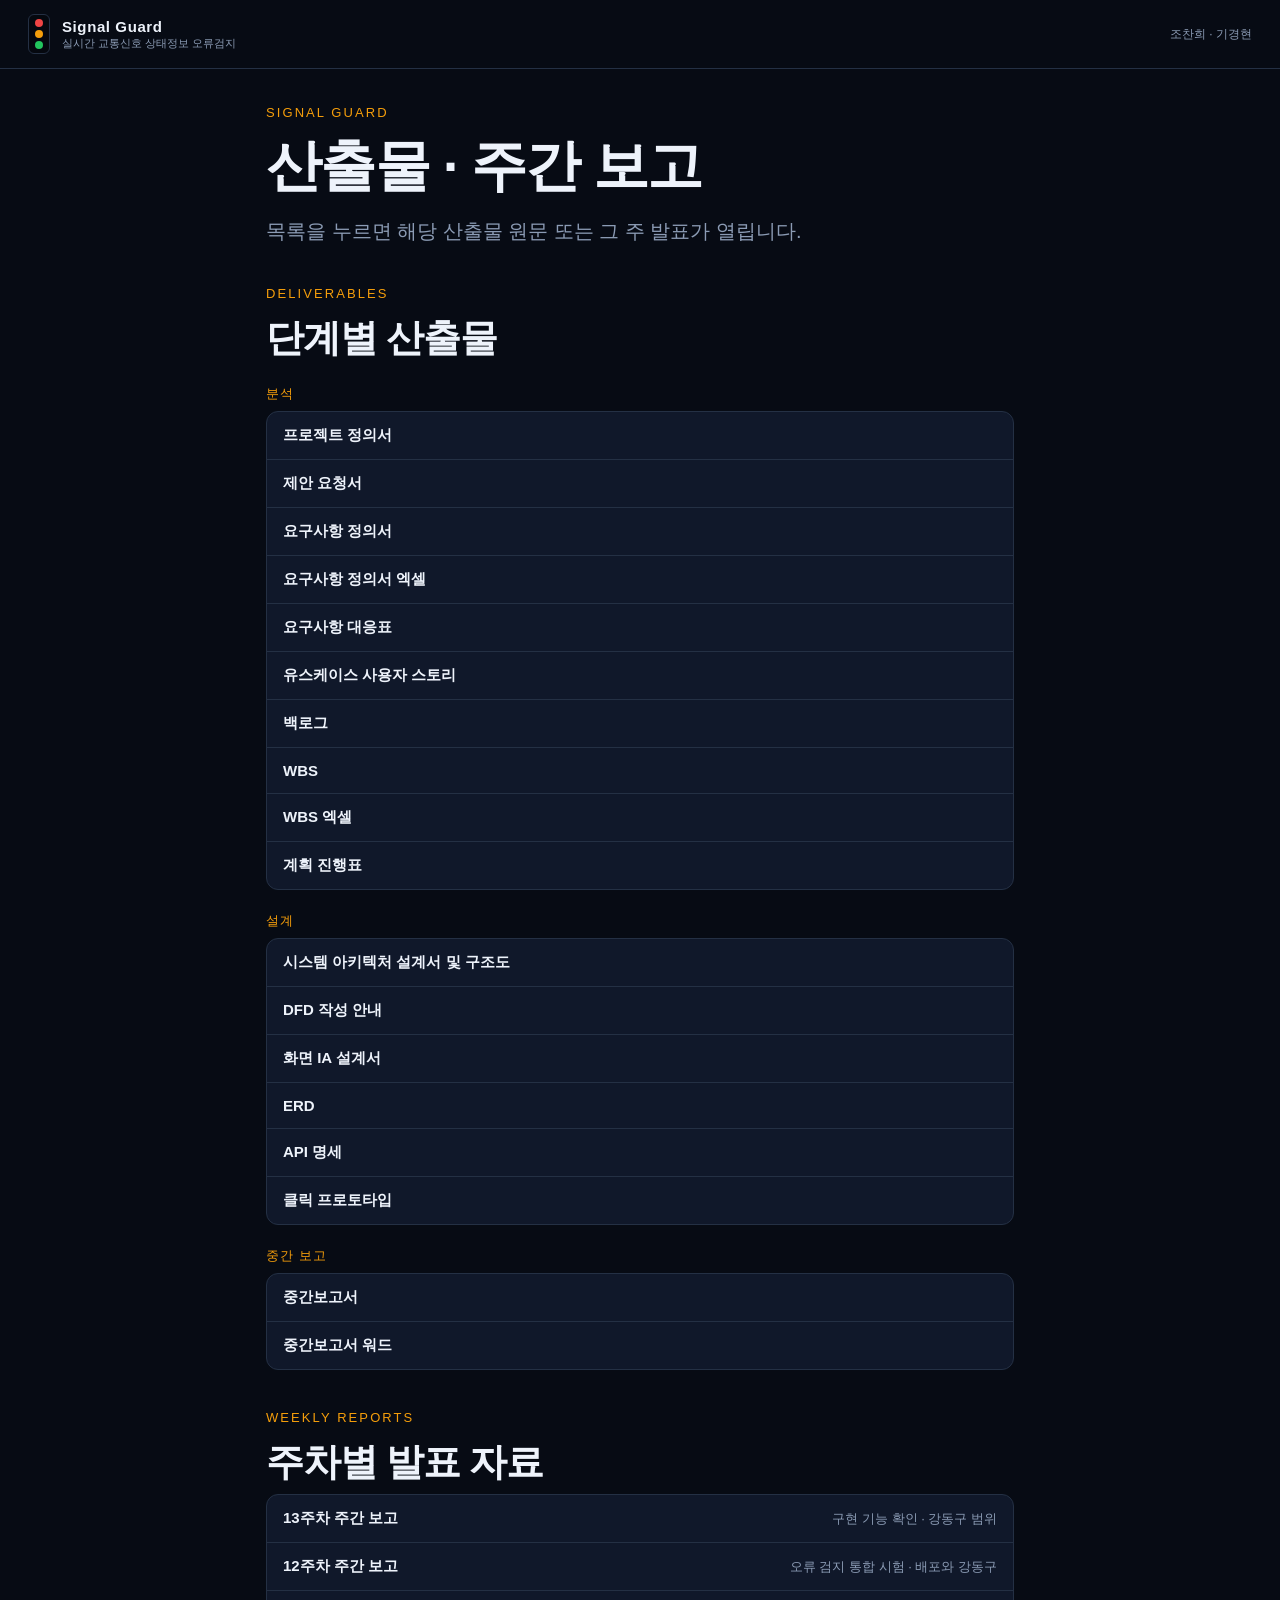
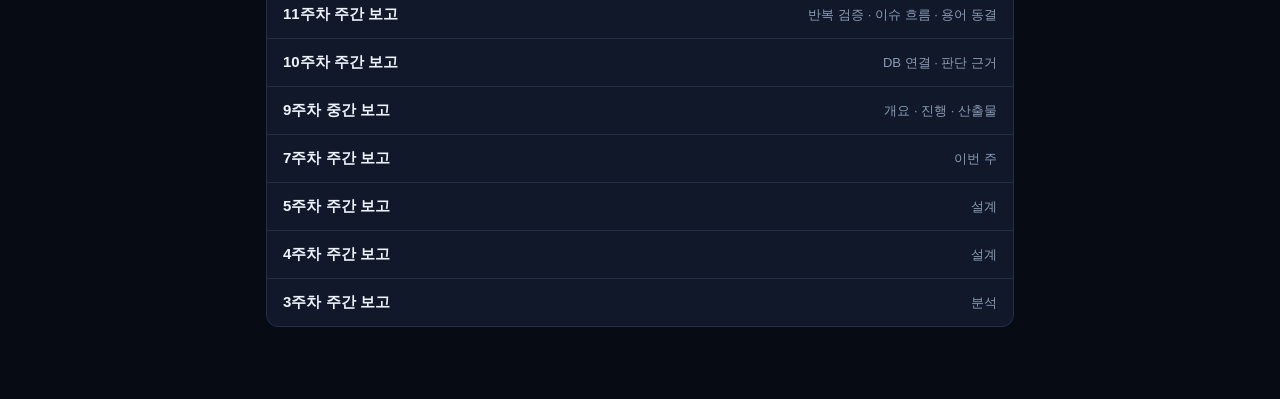
<file: index.html>
<!DOCTYPE html>
<html lang="ko" data-base="./">
<head>
  <meta charset="UTF-8" />
  <meta name="viewport" content="width=device-width, initial-scale=1" />
  <title>Signal Guard — 산출물 · 주간 보고</title>
  <link rel="icon" href="favicon.svg" type="image/svg+xml" />
  <link rel="stylesheet" href="발표/deck.css?v=dl1" />
</head>
<body>
  <header class="top">
    <a class="brand" href="index.html">
      <div class="lamps" aria-hidden="true">
        <i class="lamp red"></i><i class="lamp amber"></i><i class="lamp green"></i>
      </div>
      <div>
        <strong>Signal Guard</strong>
        <span>실시간 교통신호 상태정보 오류검지</span>
      </div>
    </a>
    <div class="meta">조찬희 · 기경현</div>
  </header>

  <div class="hub">
    <p class="eyebrow">Signal Guard</p>
    <h1>산출물 · 주간 보고</h1>
    <p class="lead">목록을 누르면 해당 산출물 원문 또는 그 주 발표가 열립니다.</p>

    <section class="hub-section">
      <p class="eyebrow">Deliverables</p>
      <h2>단계별 산출물</h2>
      <div id="doc-catalog"></div>
    </section>

    <section class="hub-section">
      <p class="eyebrow">Weekly reports</p>
      <h2>주차별 발표 자료</h2>
      <ul class="hub-list" id="week-catalog"></ul>
    </section>
  </div>

  <script src="발표/vendor/marked.min.js"></script>
  <script src="발표/docs.js?v=w13"></script>
  <script src="발표/deck.js"></script>
  <script>
    (function () {
      const box = document.getElementById("doc-catalog");
      let phase = "";
      let list = null;
      SG_DOCS.forEach(function (doc) {
        if (doc.hidden) return;
        if (doc.phase !== phase) {
          phase = doc.phase;
          const h = document.createElement("p");
          h.className = "hub-phase";
          h.textContent = phase;
          box.appendChild(h);
          list = document.createElement("ul");
          list.className = "hub-list";
          box.appendChild(list);
        }
        const li = document.createElement("li");
        if (doc.type === "file") {
          const a = document.createElement("a");
          a.href = SG.docUrl(doc.path);
          a.innerHTML = "<b>" + doc.title + "</b>";
          li.appendChild(a);
        } else {
          const btn = document.createElement("button");
          btn.type = "button";
          btn.innerHTML = "<b>" + doc.title + "</b>";
          btn.addEventListener("click", function () { SG.openDoc(doc.id); });
          li.appendChild(btn);
        }
        list.appendChild(li);
      });

      const weeks = document.getElementById("week-catalog");
      SG_WEEKS.forEach(function (w) {
        const li = document.createElement("li");
        const a = document.createElement("a");
        a.href = w.href;
        a.innerHTML = "<b>" + w.week + " " + w.title + "</b><span>" + w.note + "</span>";
        li.appendChild(a);
        weeks.appendChild(li);
      });

      const h = location.hash.replace("#", "");
      if (h.startsWith("doc=")) SG.openDoc(decodeURIComponent(h.slice(4)));

      window.addEventListener("keydown", function (e) {
        if (e.key === "Escape") SG.closeDoc();
      });
    })();
  </script>
</body>
</html>
</file>
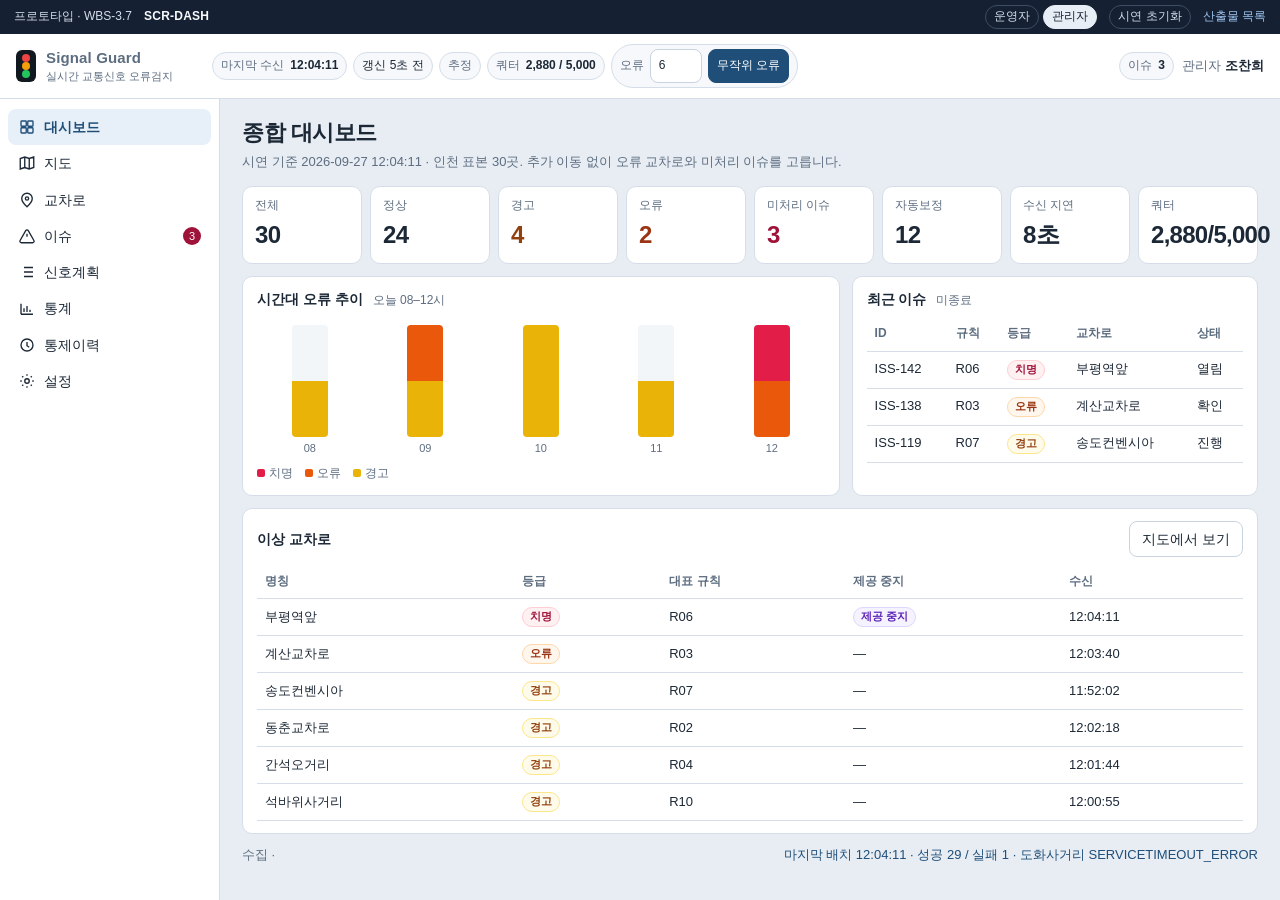
<file: 프로토타입/index.html>
<!DOCTYPE html>
<html lang="ko">
<head>
  <meta charset="UTF-8" />
  <meta name="viewport" content="width=device-width, initial-scale=1" />
  <title>Signal Guard 프로토타입</title>
  <link rel="icon" href="../favicon.svg" type="image/svg+xml" />
  <link rel="stylesheet" href="vendor/leaflet.css" />
  <link rel="stylesheet" href="app.css" />
</head>
<body>
  <div id="app"></div>
  <script src="vendor/leaflet.js"></script>
  <script src="data.js"></script>
  <script src="app.js"></script>
</body>
</html>
</file>
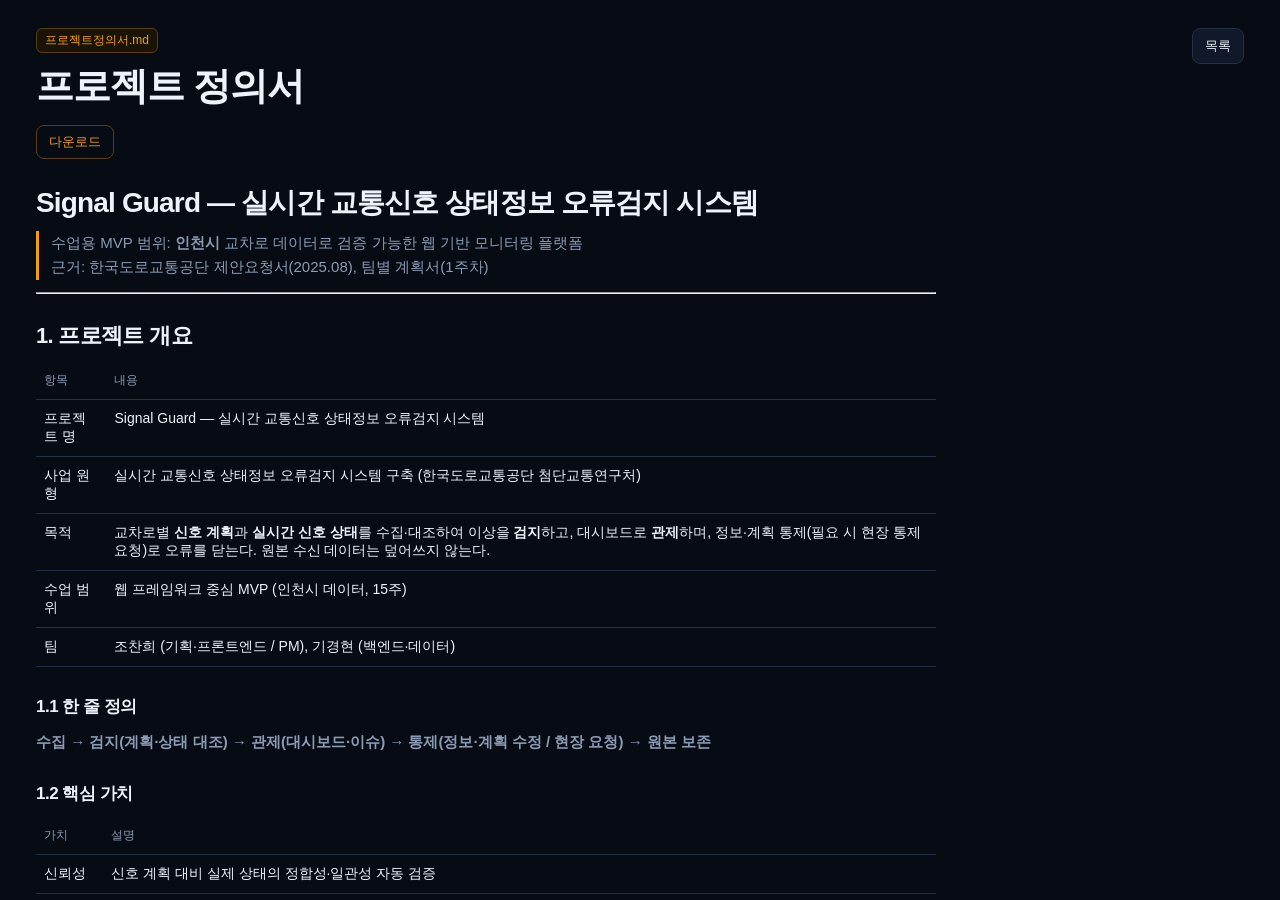
<file: 산출물.html>
<!DOCTYPE html>
<html lang="ko" data-base="./">
<head>
  <meta charset="UTF-8" />
  <meta name="viewport" content="width=device-width, initial-scale=1" />
  <title>Signal Guard — 산출물 원문</title>
  <link rel="icon" href="favicon.svg" type="image/svg+xml" />
  <link rel="stylesheet" href="발표/deck.css?v=dl1" />
</head>
<body>
  <script src="발표/vendor/marked.min.js"></script>
  <script src="발표/docs.js?v=dl3"></script>
  <script src="발표/deck.js"></script>
  <script>
    SG.mountOverlay();
    const overlay = document.getElementById("doc-overlay");
    overlay.classList.add("open");
    const close = document.getElementById("doc-close");
    close.textContent = "목록";
    close.onclick = function () { location.href = "index.html"; };
    const h = location.hash.replace("#", "");
    const id = h.startsWith("doc=") ? h.slice(4) : (h || "def");
    SG.openDoc(id);
  </script>
</body>
</html>
</file>
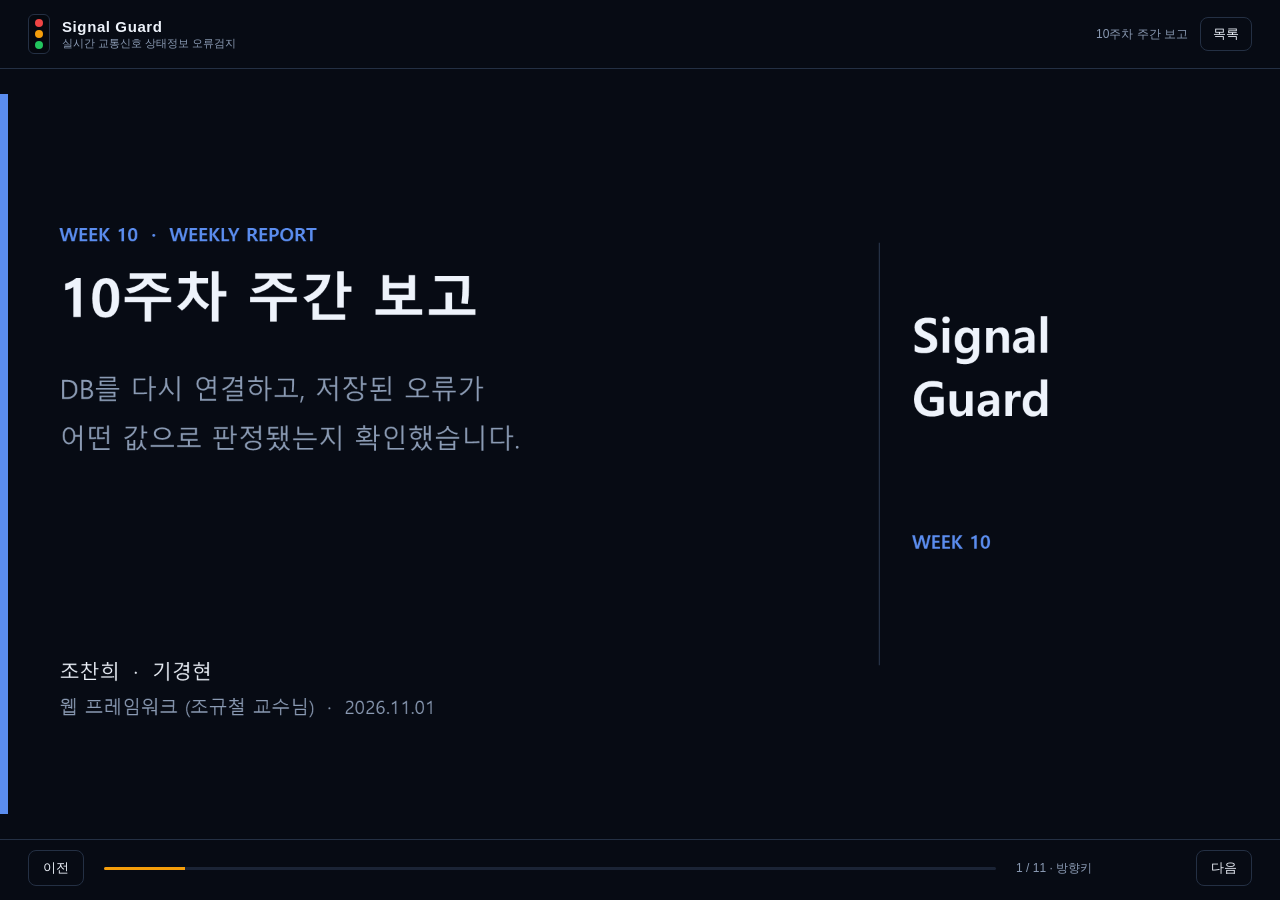
<file: 발표/10주차.html>
<!DOCTYPE html>
<html lang="ko" data-base="../">
<head>
  <meta charset="UTF-8" />
  <meta name="viewport" content="width=device-width, initial-scale=1" />
  <title>Signal Guard — 10주차 주간 보고</title>
  <link rel="icon" href="../favicon.svg" type="image/svg+xml" />
  <link rel="stylesheet" href="deck.css?v=dl1" />
  <style>
    .slide.shot { padding: 0; background: #070b14; }
    .slide.shot img { width: 100%; height: 100%; object-fit: contain; background: #070b14; }
  </style>
</head>
<body class="deck-page">
  <div class="stage">
    <header class="top">
      <a class="brand" href="../index.html">
        <div class="lamps" aria-hidden="true">
          <i class="lamp red"></i><i class="lamp amber"></i><i class="lamp green"></i>
        </div>
        <div>
          <strong>Signal Guard</strong>
          <span>실시간 교통신호 상태정보 오류검지</span>
        </div>
      </a>
      <div class="meta">
        <span>10주차 주간 보고</span>
        <a class="ghost" href="../index.html">목록</a>
      </div>
    </header>
    <main id="deck"></main>
    <footer class="bar">
      <button class="nav-btn" id="prev" type="button">이전</button>
      <div class="progress"><i id="bar"></i></div>
      <div class="hint"><span id="pos">1</span> / <span id="total">0</span> · 방향키</div>
      <button class="nav-btn" id="next" type="button">다음</button>
    </footer>
  </div>

  <template id="slides">
    <section class="slide shot" data-title="표지"><img src="w10/01.png?v=w10c" alt="10주차 보고 표지" /></section>
    <section class="slide shot" data-title="목차"><img src="w10/02.png?v=w10c" alt="목차" /></section>
    <section class="slide shot" data-title="이번 주 목표"><img src="w10/03.png?v=w10c" alt="이번 주 목표" /></section>
    <section class="slide shot" data-title="계획 대비 결과"><img src="w10/04.png?v=w10c" alt="계획 대비 결과" /></section>
    <section class="slide shot" data-title="대시보드"><img src="w10/05.png?v=w10c" alt="확인한 대시보드" /></section>
    <section class="slide shot" data-title="저장 사례"><img src="w10/06.png?v=w10c" alt="저장 사례 네 건" /></section>
    <section class="slide shot" data-title="R01–R06"><img src="w10/07.png?v=w10c" alt="검증 규칙 R01부터 R06" /></section>
    <section class="slide shot" data-title="R07–R12"><img src="w10/08.png?v=w10c" alt="검증 규칙 R07부터 R12" /></section>
    <section class="slide shot" data-title="공통 원칙"><img src="w10/09.png?v=w10c" alt="공통 처리 원칙" /></section>
    <section class="slide shot" data-title="다음 주"><img src="w10/10.png?v=w10c" alt="11주차 계획" /></section>
    <section class="slide shot" data-title="마무리"><img src="w10/11.png?v=w10c" alt="감사합니다" /></section>
  </template>

  <script src="vendor/marked.min.js"></script>
  <script src="docs.js?v=w10"></script>
  <script src="deck.js"></script>
</body>
</html>
</file>
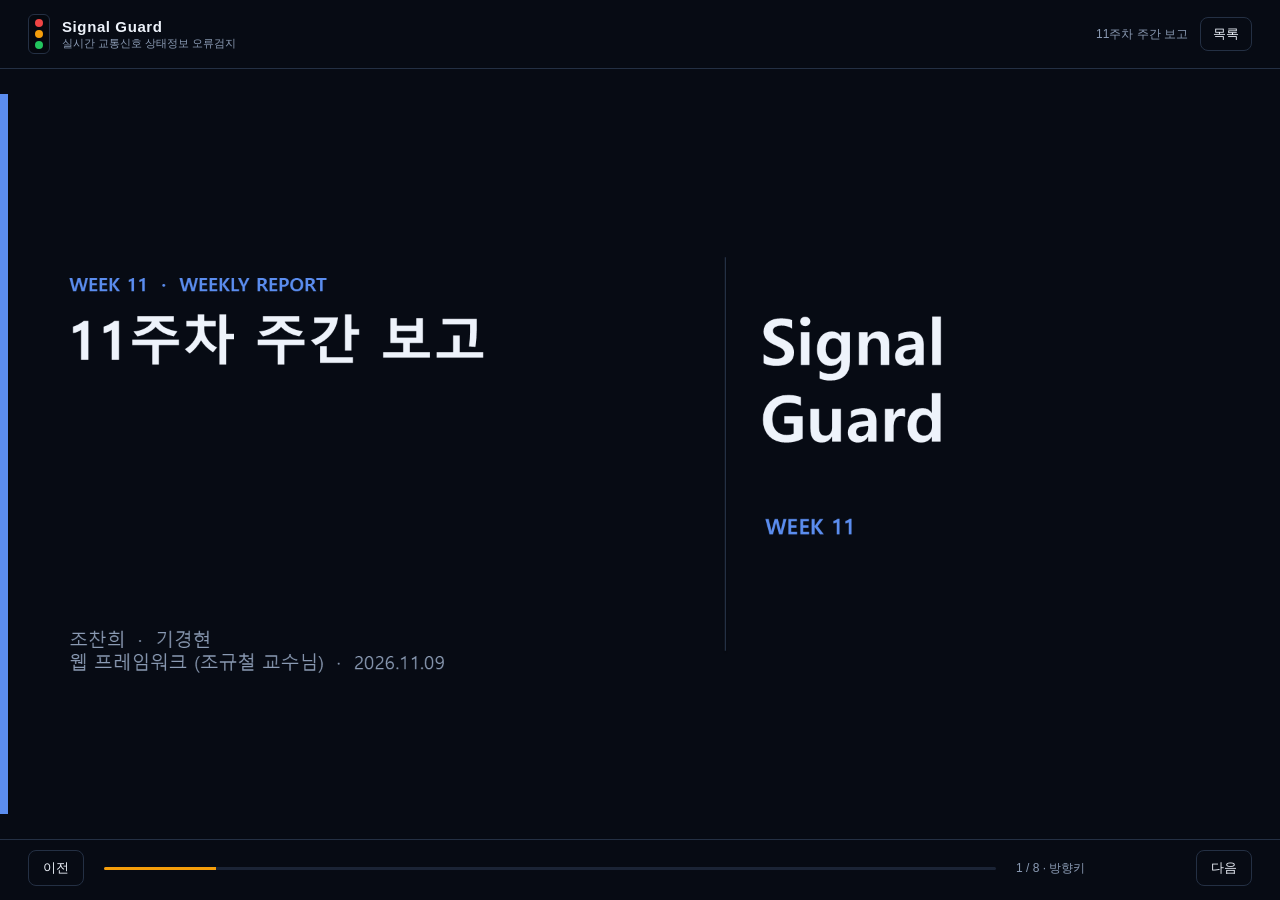
<file: 발표/11주차.html>
<!DOCTYPE html>
<html lang="ko" data-base="../">
<head>
  <meta charset="UTF-8" />
  <meta name="viewport" content="width=device-width, initial-scale=1" />
  <title>Signal Guard — 11주차 주간 보고</title>
  <link rel="icon" href="../favicon.svg" type="image/svg+xml" />
  <link rel="stylesheet" href="deck.css?v=dl1" />
  <style>
    .slide.shot { padding: 0; background: #070b14; }
    .slide.shot img { width: 100%; height: 100%; object-fit: contain; background: #070b14; }
  </style>
</head>
<body class="deck-page">
  <div class="stage">
    <header class="top">
      <a class="brand" href="../index.html">
        <div class="lamps" aria-hidden="true">
          <i class="lamp red"></i><i class="lamp amber"></i><i class="lamp green"></i>
        </div>
        <div>
          <strong>Signal Guard</strong>
          <span>실시간 교통신호 상태정보 오류검지</span>
        </div>
      </a>
      <div class="meta">
        <span>11주차 주간 보고</span>
        <a class="ghost" href="../index.html">목록</a>
      </div>
    </header>
    <main id="deck"></main>
    <footer class="bar">
      <button class="nav-btn" id="prev" type="button">이전</button>
      <div class="progress"><i id="bar"></i></div>
      <div class="hint"><span id="pos">1</span> / <span id="total">0</span> · 방향키</div>
      <button class="nav-btn" id="next" type="button">다음</button>
    </footer>
  </div>

  <template id="slides">
    <section class="slide shot" data-title="표지"><img src="w11/01.png?v=w11b" alt="11주차 주간 보고 표지" /></section>
    <section class="slide shot" data-title="목차"><img src="w11/02.png?v=w11b" alt="목차" /></section>
    <section class="slide shot" data-title="이번 주 목표"><img src="w11/03.png?v=w11b" alt="이번 주 목표" /></section>
    <section class="slide shot" data-title="계획 대비 결과"><img src="w11/04.png?v=w11b" alt="계획 대비 결과" /></section>
    <section class="slide shot" data-title="반복 검증"><img src="w11/05.png?v=w11b" alt="동일 판정 검증" /></section>
    <section class="slide shot" data-title="이슈 흐름"><img src="w11/06.png?v=w11c" alt="이슈 흐름" /></section>
    <section class="slide shot" data-title="다음 주"><img src="w11/07.png?v=w11b" alt="다음 계획" /></section>
    <section class="slide shot" data-title="마무리"><img src="w11/08.png?v=w11b" alt="감사합니다" /></section>
  </template>

  <script src="vendor/marked.min.js"></script>
  <script src="docs.js?v=w11b"></script>
  <script src="deck.js"></script>
</body>
</html>
</file>
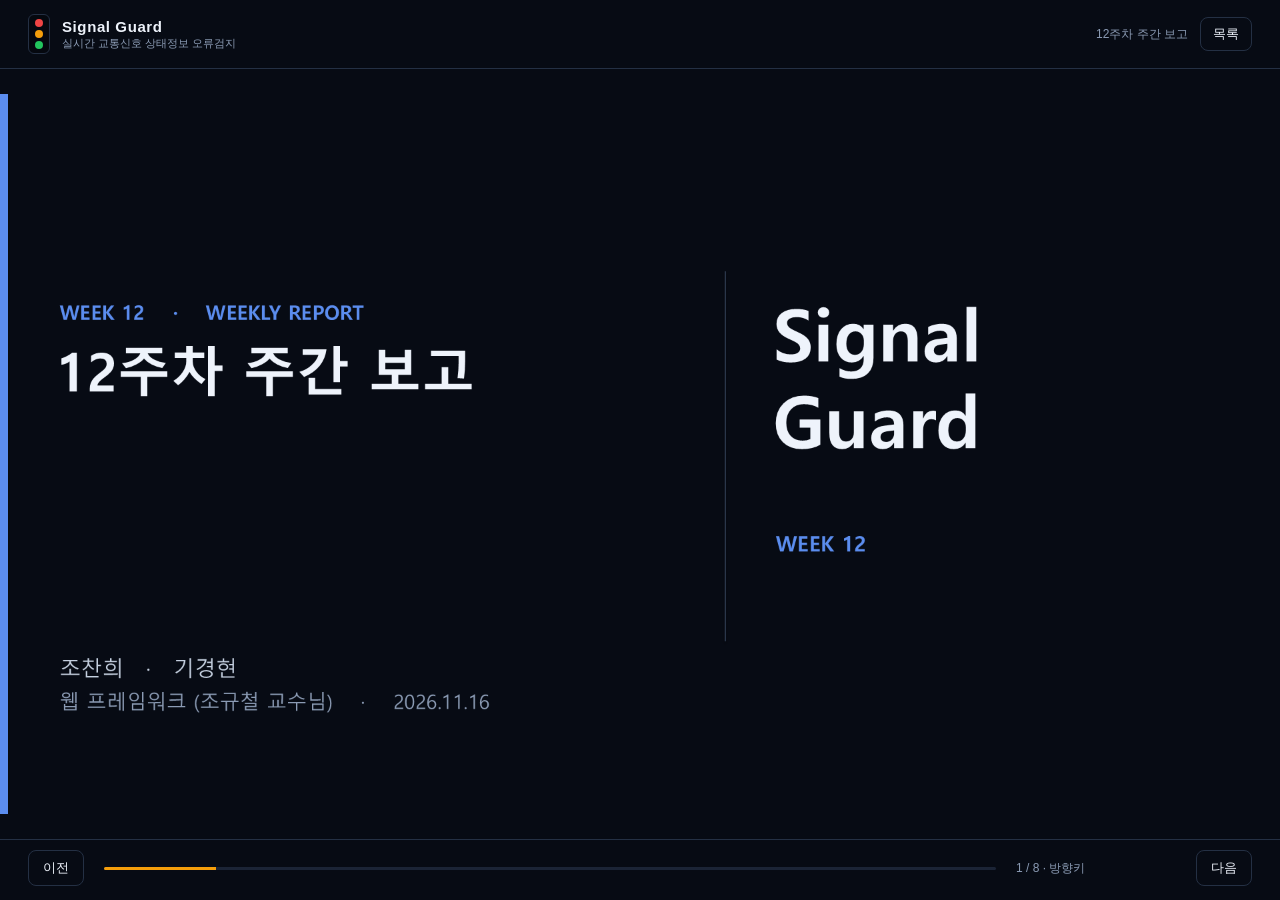
<file: 발표/12주차.html>
<!DOCTYPE html>
<html lang="ko" data-base="../">
<head>
  <meta charset="UTF-8" />
  <meta name="viewport" content="width=device-width, initial-scale=1" />
  <title>Signal Guard — 12주차 주간 보고</title>
  <link rel="icon" href="../favicon.svg" type="image/svg+xml" />
  <link rel="stylesheet" href="deck.css?v=dl1" />
  <style>
    .slide.shot { padding: 0; background: #070b14; }
    .slide.shot img { width: 100%; height: 100%; object-fit: contain; background: #070b14; }
  </style>
</head>
<body class="deck-page">
  <div class="stage">
    <header class="top">
      <a class="brand" href="../index.html">
        <div class="lamps" aria-hidden="true">
          <i class="lamp red"></i><i class="lamp amber"></i><i class="lamp green"></i>
        </div>
        <div>
          <strong>Signal Guard</strong>
          <span>실시간 교통신호 상태정보 오류검지</span>
        </div>
      </a>
      <div class="meta">
        <span>12주차 주간 보고</span>
        <a class="ghost" href="../index.html">목록</a>
      </div>
    </header>
    <main id="deck"></main>
    <footer class="bar">
      <button class="nav-btn" id="prev" type="button">이전</button>
      <div class="progress"><i id="bar"></i></div>
      <div class="hint"><span id="pos">1</span> / <span id="total">0</span> · 방향키</div>
      <button class="nav-btn" id="next" type="button">다음</button>
    </footer>
  </div>

  <template id="slides">
    <section class="slide shot" data-title="표지"><img src="w12/01.png?v=w12h" alt="12주차 주간 보고 표지" /></section>
    <section class="slide shot" data-title="목차"><img src="w12/02.png?v=w12h" alt="목차" /></section>
    <section class="slide shot" data-title="목표"><img src="w12/03.png?v=w12h" alt="오류 검지 통합 시험 목표" /></section>
    <section class="slide shot" data-title="이번 주 진행"><img src="w12/04.png?v=w12h" alt="이번 주 진행" /></section>
    <section class="slide shot" data-title="검지 결과"><img src="w12/05.png?v=w12h" alt="검지 결과" /></section>
    <section class="slide shot" data-title="배포와 범위"><img src="w12/06.png?v=w12h" alt="배포와 시연 범위" /></section>
    <section class="slide shot" data-title="다음 주"><img src="w12/07.png?v=w12h" alt="다음 계획" /></section>
    <section class="slide shot" data-title="마무리"><img src="w12/08.png?v=w12h" alt="감사합니다" /></section>
  </template>

  <script src="vendor/marked.min.js"></script>
  <script src="docs.js?v=w12h"></script>
  <script src="deck.js"></script>
</body>
</html>
</file>
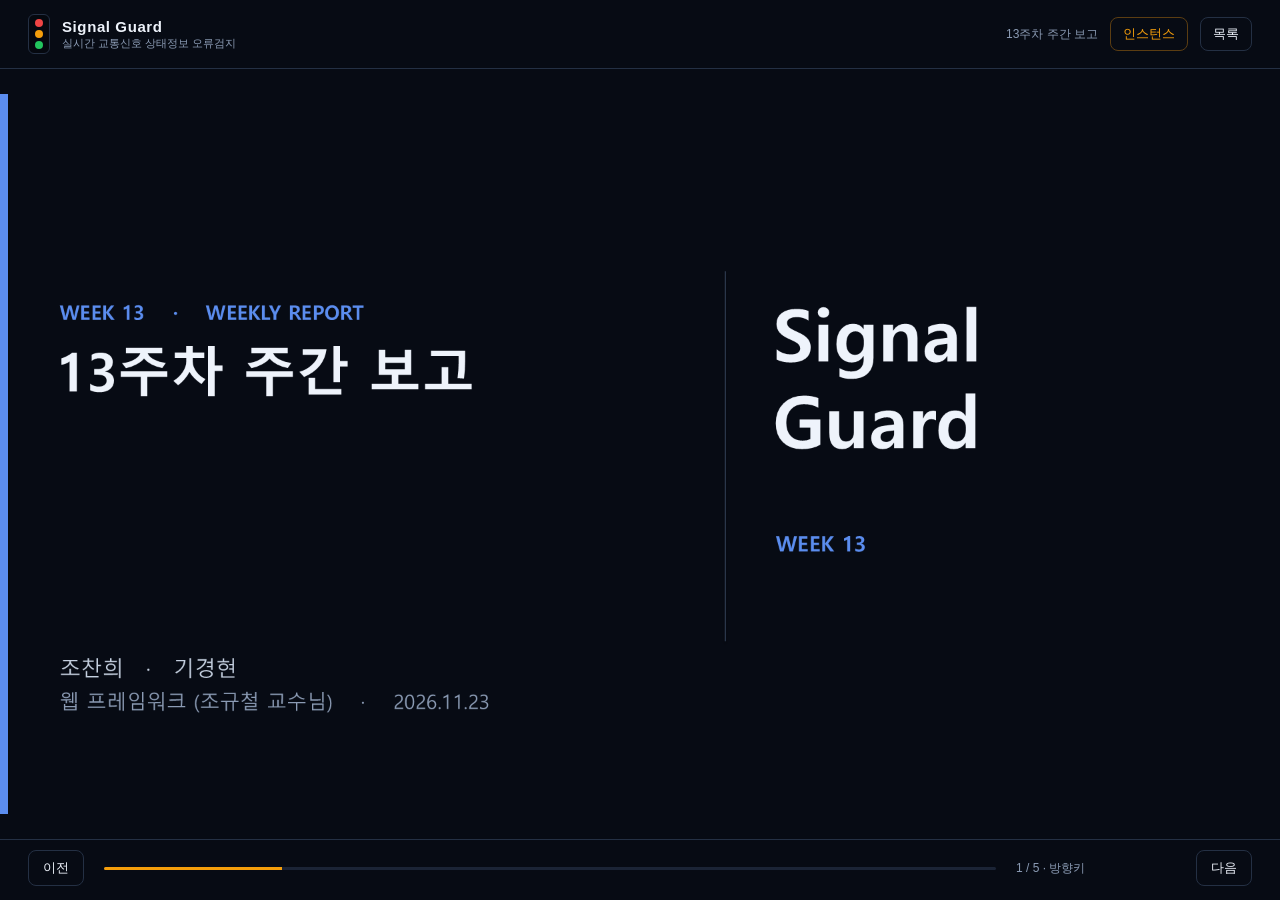
<file: 발표/13주차.html>
<!DOCTYPE html>
<html lang="ko" data-base="../">
<head>
  <meta charset="UTF-8" />
  <meta name="viewport" content="width=device-width, initial-scale=1" />
  <title>Signal Guard — 13주차 주간 보고</title>
  <link rel="icon" href="../favicon.svg" type="image/svg+xml" />
  <link rel="stylesheet" href="deck.css?v=dl1" />
  <style>
    .slide.shot { padding: 0; background: #070b14; }
    .slide.shot img { width: 100%; height: 100%; object-fit: contain; background: #070b14; }
  </style>
</head>
<body class="deck-page">
  <div class="stage">
    <header class="top">
      <a class="brand" href="../index.html">
        <div class="lamps" aria-hidden="true">
          <i class="lamp red"></i><i class="lamp amber"></i><i class="lamp green"></i>
        </div>
        <div>
          <strong>Signal Guard</strong>
          <span>실시간 교통신호 상태정보 오류검지</span>
        </div>
      </a>
      <div class="meta">
        <span>13주차 주간 보고</span>
        <a class="ghost primary" href="http://129.225.128.163/" target="_blank" rel="noopener">인스턴스</a>
        <a class="ghost" href="../index.html">목록</a>
      </div>
    </header>
    <main id="deck"></main>
    <footer class="bar">
      <button class="nav-btn" id="prev" type="button">이전</button>
      <div class="progress"><i id="bar"></i></div>
      <div class="hint"><span id="pos">1</span> / <span id="total">0</span> · 방향키</div>
      <button class="nav-btn" id="next" type="button">다음</button>
    </footer>
  </div>

  <template id="slides">
    <section class="slide shot" data-title="표지"><img src="w13/01.png?v=w13" alt="13주차 주간 보고 표지" /></section>
    <section class="slide shot" data-title="구현 기능"><img src="w13/02.png?v=w13" alt="구현 기능" /></section>
    <section class="slide shot" data-title="추가 범위"><img src="w13/03.png?v=w13" alt="추가 범위" /></section>
    <section class="slide shot" data-title="다음 계획"><img src="w13/04.png?v=w13" alt="다음 계획" /></section>
    <section class="slide shot" data-title="마무리"><img src="w13/05.png?v=w13" alt="감사합니다" /></section>
  </template>

  <script src="vendor/marked.min.js"></script>
  <script src="docs.js?v=w13"></script>
  <script src="deck.js"></script>
</body>
</html>
</file>
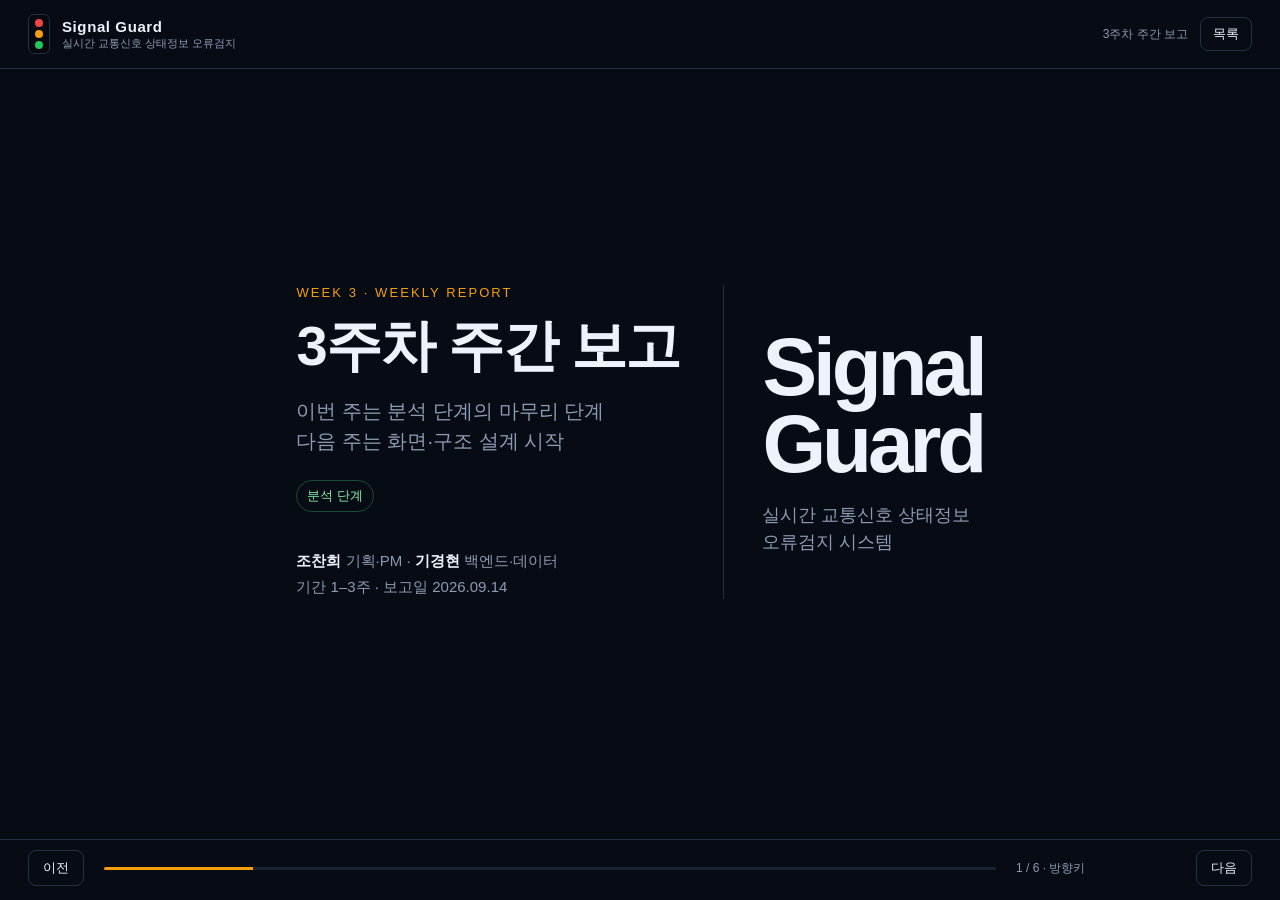
<file: 발표/3주차.html>
<!DOCTYPE html>
<html lang="ko" data-base="../">
<head>
  <meta charset="UTF-8" />
  <meta name="viewport" content="width=device-width, initial-scale=1" />
  <title>Signal Guard — 3주차 주간 보고</title>
  <link rel="icon" href="../favicon.svg" type="image/svg+xml" />
  <link rel="stylesheet" href="deck.css" />
</head>
<body class="deck-page">
  <div class="stage">
    <header class="top">
      <a class="brand" href="../index.html">
        <div class="lamps" aria-hidden="true">
          <i class="lamp red"></i><i class="lamp amber"></i><i class="lamp green"></i>
        </div>
        <div>
          <strong>Signal Guard</strong>
          <span>실시간 교통신호 상태정보 오류검지</span>
        </div>
      </a>
      <div class="meta">
        <span>3주차 주간 보고</span>
        <a class="ghost" href="../index.html">목록</a>
      </div>
    </header>
    <main id="deck"></main>
    <footer class="bar">
      <button class="nav-btn" id="prev" type="button">이전</button>
      <div class="progress"><i id="bar"></i></div>
      <div class="hint"><span id="pos">1</span> / <span id="total">0</span> · 방향키</div>
      <button class="nav-btn" id="next" type="button">다음</button>
    </footer>
  </div>

  <template id="slides">
    <section class="slide slide-cover" data-title="표지">
      <div class="slide-inner">
        <div class="cover-title">
          <p class="eyebrow">Week 3 · Weekly Report</p>
          <h1>3주차 주간 보고</h1>
          <p class="lead">이번 주는 분석 단계의 마무리 단계<br />다음 주는 화면·구조 설계 시작</p>
          <div class="chips"><span class="chip ok">분석 단계</span></div>
          <p class="cover-team">
            <b>조찬희</b> 기획·PM · <b>기경현</b> 백엔드·데이터<br />
            기간 1–3주 · 보고일 2026.09.14
          </p>
        </div>
        <div class="cover-mark">
          <div class="name">Signal<br />Guard</div>
          <p class="sub">실시간 교통신호 상태정보<br />오류검지 시스템</p>
        </div>
      </div>
    </section>

    <section class="slide" data-title="산출물">
      <div class="slide-inner">
        <p class="eyebrow">Deliverables</p>
        <h2>이번에 작성한 것</h2>
        <table>
          <thead><tr><th>산출물</th><th>역할</th><th>규모</th></tr></thead>
          <tbody>
            <tr><td>프로젝트정의서</td><td>왜 만드는가, 범위, 데이터에 대한 정의</td><td>수업 MVP</td></tr>
            <tr><td>제안요청서 요구사항 대응표</td><td>공단 요청 39건을 수업에서 어디에 붙일지</td><td>구현 7 / 부분 17</td></tr>
            <tr><td>요구사항정의서</td><td>무엇을 만들지, 테스트로 가릴 기준</td><td>기능·비기능 요구</td></tr>
            <tr><td>유스케이스·사용자 스토리</td><td>누가, 어떤 흐름으로 사용할지</td><td>흐름 11개 · 구현 단위 33개</td></tr>
            <tr><td>제품 백로그 · WBS</td><td>언제, 누가, 몇 주에 할 작업 내용</td><td>15주 작업 목록</td></tr>
          </tbody>
        </table>
      </div>
    </section>

    <section class="slide" data-title="작성 방식">
      <div class="slide-inner">
        <p class="eyebrow">How we wrote</p>
        <h1>작성 방법</h1>
        <div class="grid two">
          <div class="card">
            <h3>작성 원칙</h3>
            <ul>
              <li>요구사항 별로 ID를 부여, 정의</li>
              <li>요구사항에 통과 기준 정의</li>
              <li>제안요청서의 내용을 토대로 요구사항을 연결</li>
            </ul>
          </div>
          <div class="card">
            <h3>구현을 위한 범위 정의</h3>
            <ul>
              <li>신호 데이터는 인천시 데이터로 제한</li>
              <li>제안요청서 중 실제 개발 범위 정의</li>
              <li>수업범위 내에서 산출물 정의</li>
            </ul>
          </div>
        </div>
      </div>
    </section>

    <section class="slide" data-title="문서별">
      <div class="slide-inner">
        <p class="eyebrow">Per document</p>
        <h2>작성된 산출물</h2>
        <div class="grid two">
          <div class="card">
            <h3>프로젝트정의서</h3>
            <p>공단 제안요청서를 수업 범위로 줄였다. 수집→검지→관제→통제, 실시간 API와 계획 데이터의 대조.</p>
          </div>
          <div class="card">
            <h3>제안요청서 대응표</h3>
            <p>요청 39건 중 구현하는 부분은 24건.</p>
          </div>
          <div class="card">
            <h3>요구사항정의서</h3>
            <p>무엇을 만들지 ID로 쪼개고, 테스트로 통과·실패를 가릴 수 있게 적었다. 통제는 정보·계획·현장 요청으로 나눴다.</p>
          </div>
          <div class="card">
            <h3>유스케이스 · 백로그</h3>
            <p>흐름 11개, 구현 단위 33개. 백로그를 15주 일정에 따라 분배.</p>
          </div>
        </div>
      </div>
    </section>

    <section class="slide" data-title="다음 주">
      <div class="slide-inner">
        <p class="eyebrow">Next week · 4주차</p>
        <h2>다음주 할일</h2>
        <table>
          <thead><tr><th>할 일</th><th>담당</th></tr></thead>
          <tbody>
            <tr><td>프론트·백엔드 스택 확정, 시스템 구성도</td><td>공동</td></tr>
            <tr><td>표본 교차로 수 × 수집 주기 × 보관</td><td>기경현</td></tr>
            <tr><td>필수 화면 IA · 와이어</td><td>조찬희</td></tr>
            <tr><td>개념·논리 ERD</td><td>기경현</td></tr>
          </tbody>
        </table>
      </div>
    </section>

    <section class="slide" data-title="5주차">
      <div class="slide-inner">
        <p class="eyebrow">After next week · 5주차</p>
        <h2>설계 단계에서 나올 산출물</h2>
        <div class="grid two">
          <div class="card"><h3>API 명세서</h3><p>화면이 서버에 무엇을 요청하는지 적어 둔다.</p></div>
          <div class="card"><h3>검증 규칙 명세서</h3><p>어떤 신호를 오류로 볼지 규칙을 적는다.</p></div>
          <div class="card"><h3>화면 프로토타입</h3><p>대시보드·이슈·교차로 상세를 클릭해 보게 만든다.</p></div>
          <div class="card"><h3>설계 리뷰</h3><p>4–5주 설계를 한 번 점검하고 구현으로 넘어간다.</p></div>
        </div>
      </div>
    </section>
  </template>

  <script src="vendor/marked.min.js"></script>
  <script src="docs.js"></script>
  <script src="deck.js"></script>
</body>
</html>
</file>
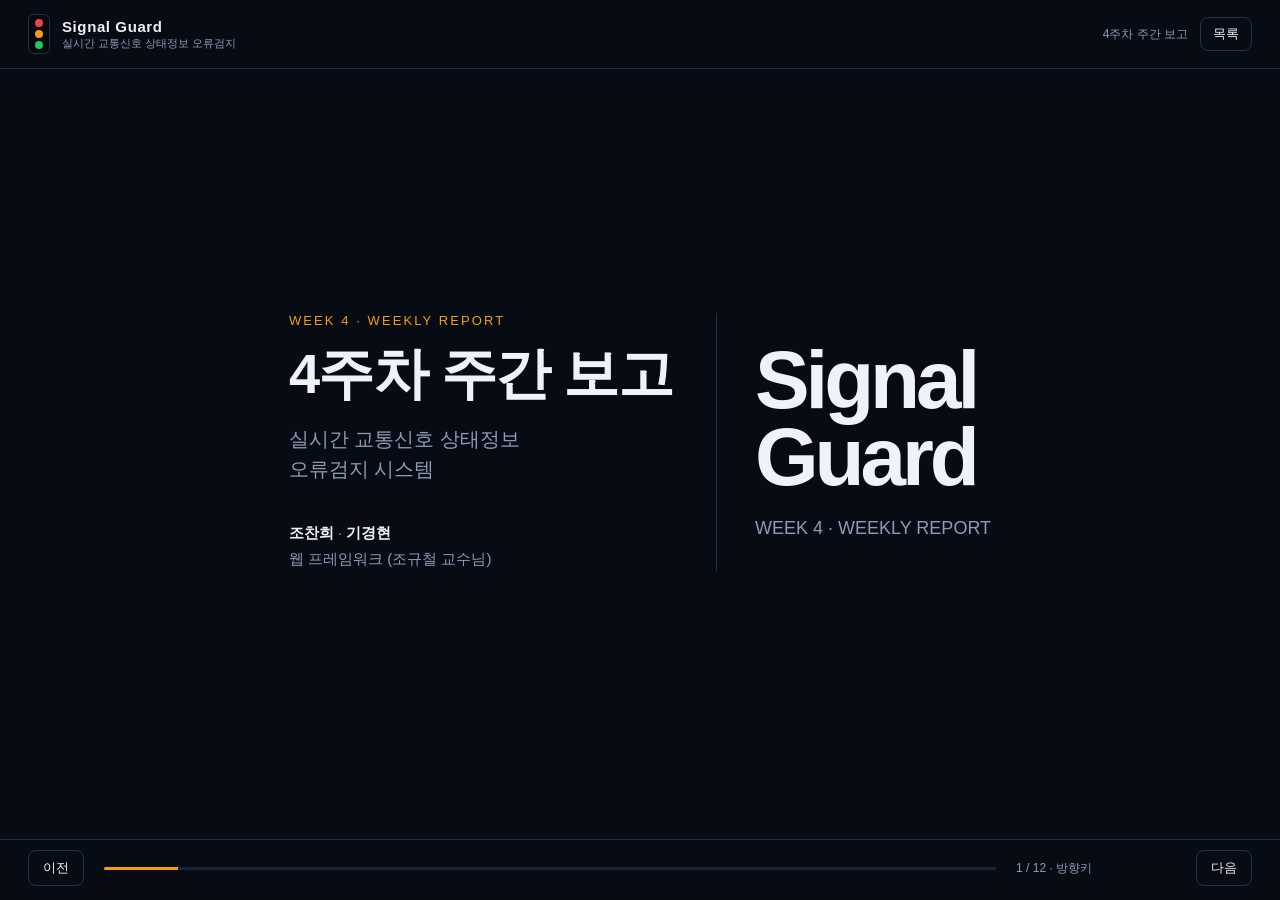
<file: 발표/4주차.html>
<!DOCTYPE html>
<html lang="ko" data-base="../">
<head>
  <meta charset="UTF-8" />
  <meta name="viewport" content="width=device-width, initial-scale=1" />
  <title>Signal Guard — 4주차 주간 보고</title>
  <link rel="icon" href="../favicon.svg" type="image/svg+xml" />
  <link rel="stylesheet" href="deck.css?v=dl1" />
</head>
<body class="deck-page">
  <div class="stage">
    <header class="top">
      <a class="brand" href="../index.html">
        <div class="lamps" aria-hidden="true">
          <i class="lamp red"></i><i class="lamp amber"></i><i class="lamp green"></i>
        </div>
        <div>
          <strong>Signal Guard</strong>
          <span>실시간 교통신호 상태정보 오류검지</span>
        </div>
      </a>
      <div class="meta">
        <span>4주차 주간 보고</span>
        <a class="ghost" href="../index.html">목록</a>
      </div>
    </header>
    <main id="deck"></main>
    <footer class="bar">
      <button class="nav-btn" id="prev" type="button">이전</button>
      <div class="progress"><i id="bar"></i></div>
      <div class="hint"><span id="pos">1</span> / <span id="total">0</span> · 방향키</div>
      <button class="nav-btn" id="next" type="button">다음</button>
    </footer>
  </div>

  <template id="slides">
    <section class="slide slide-cover" data-title="표지">
      <div class="slide-inner">
        <div class="cover-title">
          <p class="eyebrow">Week 4 · Weekly Report</p>
          <h1>4주차 주간 보고</h1>
          <p class="lead">실시간 교통신호 상태정보<br />오류검지 시스템</p>
          <p class="cover-team">
            <b>조찬희</b> · <b>기경현</b><br />
            웹 프레임워크 (조규철 교수님)
          </p>
        </div>
        <div class="cover-mark">
          <div class="name">Signal<br />Guard</div>
          <p class="sub">WEEK 4 · WEEKLY REPORT</p>
        </div>
      </div>
    </section>

    <section class="slide" data-title="요구사항 원칙">
      <div class="slide-inner">
        <p class="eyebrow">Analysis · 요구사항정의서</p>
        <h2>무엇을, 검증 가능하게</h2>
        <div class="grid three">
          <div class="card"><h3>원자성</h3><p>한 ID에 검증 가능한 요구 하나.</p></div>
          <div class="card"><h3>명확성</h3><p>역할, 조건, 초·건수 같은 숫자를 적는다.</p></div>
          <div class="card"><h3>검증 가능성</h3><p>모든 요구에 수용 기준. 통과/실패를 가릴 수 있어야 한다.</p></div>
          <div class="card"><h3>추적성</h3><p>RFP ID 또는 팀 확장(EXT)과 연결한다.</p></div>
          <div class="card"><h3>What vs How</h3><p>무엇을만 적고, 스택은 설계로.</p></div>
          <div class="card"><h3>범위</h3><p>MVP 포함과 제외를 명시해 오해를 막는다.</p></div>
        </div>
      </div>
    </section>

    <section class="slide" data-title="시스템 경계">
      <div class="slide-inner">
        <p class="eyebrow">Analysis · 요구사항정의서</p>
        <h2>시스템 경계는 검지 · 관제 · 통제</h2>
        <div class="grid three">
          <div class="card">
            <h3 style="color:#86efac">검지</h3>
            <p>같은 시각·교차로·방향에서 대조한다.</p>
            <p>누락·급변·순서 위반을 판정한다.</p>
            <p>원본을 바꾸지 않는다.</p>
          </div>
          <div class="card">
            <h3 style="color:#5b8def">관제</h3>
            <p>대시보드에서 등급·지연·이슈를 본다.</p>
            <p>이슈를 확인하고 코멘트한다.</p>
            <p>값을 고치는 권한은 없다.</p>
          </div>
          <div class="card">
            <h3 style="color:#fcd34d">통제</h3>
            <p>찾은 오류를 닫는 단계다.</p>
            <p>정보 / 계획 / 현장 요청 세 갈래.</p>
            <p>현장 요청은 기록만. 신호기 명령 없음.</p>
          </div>
        </div>
      </div>
    </section>

    <section class="slide" data-title="RFP 대응표">
      <div class="slide-inner">
        <p class="eyebrow">Analysis · 제안요청서 요구사항 대응표</p>
        <h2>RFP 대응표 — 39건</h2>
        <table>
          <thead><tr><th>구분</th><th>의미</th><th>판정</th></tr></thead>
          <tbody>
            <tr><td>구현 7건</td><td>소프트웨어로 충족</td><td>테스트로 통과/실패</td></tr>
            <tr><td>부분 구현 17건</td><td>규모·환경을 수업으로 축소</td><td>인천 표본, 공개 API</td></tr>
            <tr><td>문서 대체 15건</td><td>발주 행정·센터 전용</td><td>구현 대상 아님</td></tr>
          </tbody>
        </table>
        <div class="grid two" style="margin-top:16px">
          <div class="card">
            <h3>소프트웨어로 다루는 범위</h3>
            <p>구현 + 부분 구현 = 24건. 기능 5건은 구현 또는 부분 구현.</p>
            <p>바꾸지 않음: 원본 불변, 검지→관제→통제, 실제어 제외.</p>
            <p>바꾸는 것: 전국·센터망을 인천 표본·Open API로.</p>
          </div>
          <div class="card">
            <h3>왜 이 표가 필요한가</h3>
            <p>구현할 것 / 축소할 것 / 문서만 남길 것을 같은 기준으로 이해합니다. 요구사항 ID와 산출물이 어긋나면 이 표부터 고칩니다.</p>
          </div>
        </div>
      </div>
    </section>

    <section class="slide exhibit" data-title="유스케이스">
      <div class="slide-inner">
        <p class="eyebrow">Analysis · 유스케이스 · 사용자 스토리</p>
        <h2>누가, 어떤 흐름으로</h2>
        <p class="note" style="margin-bottom:12px">누가 어떤 목표를 어떤 순서로 달성하는지입니다.</p>
        <div class="scroll">
          <table>
            <thead><tr><th>UC</th><th>주 액터</th><th>목표</th></tr></thead>
            <tbody>
              <tr><td>UC01–05</td><td>시스템</td><td>수집 · 계획 적재 · 검지 · 자동 보정 · 이슈 등록</td></tr>
              <tr><td>UC06</td><td>운영자·관리자</td><td>대시보드에서 상태와 오류를 본다</td></tr>
              <tr><td>UC07</td><td>관리자</td><td>정보·계획 통제 또는 현장 요청 후 재검증</td></tr>
              <tr><td>UC08</td><td>운영자·관리자</td><td>통계를 조회하고 CSV로 보낸다</td></tr>
              <tr><td>UC09–10</td><td>관리자</td><td>계정·권한, 수집 대상·주기·임계값</td></tr>
              <tr><td>UC11</td><td>시스템·사람</td><td>통제 이력을 남기고 원본과 제공값을 나눠 본다</td></tr>
            </tbody>
          </table>
        </div>
        <p class="note" style="margin-top:12px">사용자 스토리 33건 (필수 29 · 중요 2 · 선택 2). 운영자는 조회·코멘트만, 관리자만 통제합니다.</p>
      </div>
    </section>

    <section class="slide" data-title="백로그">
      <div class="slide-inner">
        <p class="eyebrow">Analysis · 제품 백로그 · WBS</p>
        <h2>언제, 누가, 얼마나</h2>
        <p class="note" style="margin-bottom:14px">스토리 문구는 유스케이스 문서가 정본이고, 이 문서는 배치·용량·작업 패키지만 고정합니다.</p>
        <div class="grid two">
          <div class="card">
            <h3>백로그</h3>
            <p>필수 스토리 29건 = 96 스토리 포인트. 구현 6주 × 주당 16과 같습니다.</p>
            <p>중요·선택(UTIC 수집, 지도, 웹소켓)은 버퍼에만 넣습니다.</p>
            <p>완료의 정의에 ‘원본 수신을 덮어쓰는 경로가 없다’를 넣었습니다.</p>
            <p>자르지 않는 것: 수집, 규칙 엔진, 자동보정/이슈, 대시보드, 세 갈래 통제, 로그인, 쿼터.</p>
          </div>
          <div class="card">
            <h3>WBS</h3>
            <p>분석 1–3주 S0 — 산출물 5종. M1 통과.</p>
            <p>설계 4–5주 S-D1, S-D2 — 지금 여기.</p>
            <p>구현 6–11주 S1–S6 — 11주 말 기능 동결(M5).</p>
            <p>테스트 12–13주 — 필수 테스트 100%. 안정화 14–15주 — 매뉴얼·시연.</p>
            <p>조찬희는 화면·일정, 기경현은 수집·엔진·DB. 스토리에 FE/BE가 같이 있으면 둘 다 Done이어야 합니다.</p>
          </div>
        </div>
      </div>
    </section>

    <section class="slide exhibit" data-title="설계 목록">
      <div class="slide-inner">
        <p class="eyebrow">Design · Week 4</p>
        <h2>4주차 작성한 산출물</h2>
        <p class="note" style="margin-bottom:12px">분석이 ‘무엇을’이면 설계는 ‘어떻게 나눌지’입니다. 이번 주는 논리 구조와 API의 0.1을 고정했습니다.</p>
        <table>
          <thead><tr><th>산출물</th><th>WBS</th><th>이번에 고정한 내용</th><th>주 담당</th></tr></thead>
          <tbody>
            <tr><td>시스템 아키텍처</td><td>WBS-3.1</td><td>5계층 구성, 컴포넌트, 원본/제공 분리, 용량 산정식</td><td>공동</td></tr>
            <tr><td>REST API 명세</td><td>WBS-3.5</td><td>/api/v1 경로, RBAC, 원본 수정 API 없음</td><td>기경현</td></tr>
          </tbody>
        </table>
      </div>
    </section>

    <section class="slide" data-title="5계층">
      <div class="slide-inner">
        <p class="eyebrow">Design · 시스템 아키텍처</p>
        <h2>시스템 5계층</h2>
        <div class="grid five">
          <div class="card"><h3>1 사용자</h3><p>운영자·관리자 브라우저. 외부 API 키를 두지 않고 REST만 호출합니다.</p></div>
          <div class="card"><h3>2 애플리케이션</h3><p>인증, 수집·정규화, 검지 엔진, 이슈·통제 API. 요청 경로와 배치 경로를 분리합니다.</p></div>
          <div class="card"><h3>3 데이터 저장</h3><p>원본·제공·계획·이슈·이력을 같은 PostgreSQL 안의 다른 테이블로 둡니다.</p></div>
          <div class="card"><h3>4 외부 연계</h3><p>실시간 신호 API, UTIC(또는 대체). 현장 신호제어기는 계층에 없습니다.</p></div>
          <div class="card"><h3>5 검지 흐름</h3><p>수신 → 정규화 → 원본 저장 → 검증 → 자동보정 또는 이슈 → 제공.</p></div>
        </div>
      </div>
    </section>

    <section class="slide exhibit wide" data-title="구성도">
      <div class="slide-inner split-diagram">
        <div class="split-diagram-title">
          <p class="eyebrow">Design · 시스템 아키텍처</p>
          <h2>시스템 아키텍처 구조도</h2>
        </div>
        <img class="diagram-img dark" src="../설계/시스템 아키텍처 구조도.png" alt="Signal Guard 시스템 아키텍처 구조도" />
      </div>
    </section>

    <section class="slide" data-title="API">
      <div class="slide-inner">
        <p class="eyebrow">Design · REST API</p>
        <h2>API 명세</h2>
        <p class="note" style="margin-bottom:16px">브라우저는 공공 실시간 API나 UTIC를 직접 치지 않습니다. 외부 연동은 서버 워커 몫입니다.</p>
        <table>
          <thead><tr><th>영역</th><th>예</th><th>권한</th></tr></thead>
          <tbody>
            <tr><td>인증·헬스</td><td>POST /auth/login, GET /health</td><td>로그인은 공개, 나머지는 인증</td></tr>
            <tr><td>관제</td><td>GET /dashboard/summary, /intersections/{id}, /issues</td><td>운영자·관리자</td></tr>
            <tr><td>통제</td><td>정보 통제·제공 차단·현장 요청·계획 PUT</td><td>관리자만. 운영자 403</td></tr>
            <tr><td>설정</td><td>수집 대상, 규칙 임계값, 계정 CRUD, 쿼터</td><td>관리자만</td></tr>
          </tbody>
        </table>
      </div>
    </section>

    <section class="slide exhibit" data-title="다음">
      <div class="slide-inner">
        <p class="eyebrow">Next · Week 5 · S-D2</p>
        <h2>다음 주 할 일</h2>
        <table>
          <thead><tr><th>할 일</th><th>산출</th><th>담당</th><th>왜 지금인가</th></tr></thead>
          <tbody>
            <tr><td>검증 규칙 명세</td><td>R01–R12 입출력·임계 기본값</td><td>기경현</td><td>엔진 구현 전에 숫자와 분기를 고정</td></tr>
            <tr><td>클릭 프로토타입</td><td>대시보드·이슈·교차로 상세 3화면</td><td>조찬희</td><td>UC06·UC07 흐름을 구현 전에 검증</td></tr>
            <tr><td>스택·표본·주기 확정</td><td>아키텍처 0.2, 용량 표</td><td>공동</td><td>S1 환경 구축의 입력</td></tr>
            <tr><td>UTIC 대체 방식</td><td>시드/CSV/추정 우선순위</td><td>공동</td><td>계획 대조가 승인 없이도 돌아가게</td></tr>
            <tr><td>설계 리뷰</td><td>미결 1–6 닫기, M2 체크</td><td>공동</td><td>구현 착수 게이트</td></tr>
          </tbody>
        </table>
      </div>
    </section>

    <section class="slide slide-cover" data-title="질의응답">
      <div class="slide-inner">
        <div class="cover-title">
          <p class="eyebrow">Q &amp; A</p>
          <h1>질의응답</h1>
          <p class="lead">분석은 질문을 고정했고,<br />설계는 구조를 나누기 시작했습니다.</p>
          <p class="cover-team"><b>조찬희</b> · <b>기경현</b></p>
        </div>
        <div class="cover-mark">
          <div class="name">Signal<br />Guard</div>
        </div>
      </div>
    </section>
  </template>

  <script src="vendor/marked.min.js"></script>
  <script src="docs.js?v=dl3"></script>
  <script src="deck.js"></script>
</body>
</html>
</file>
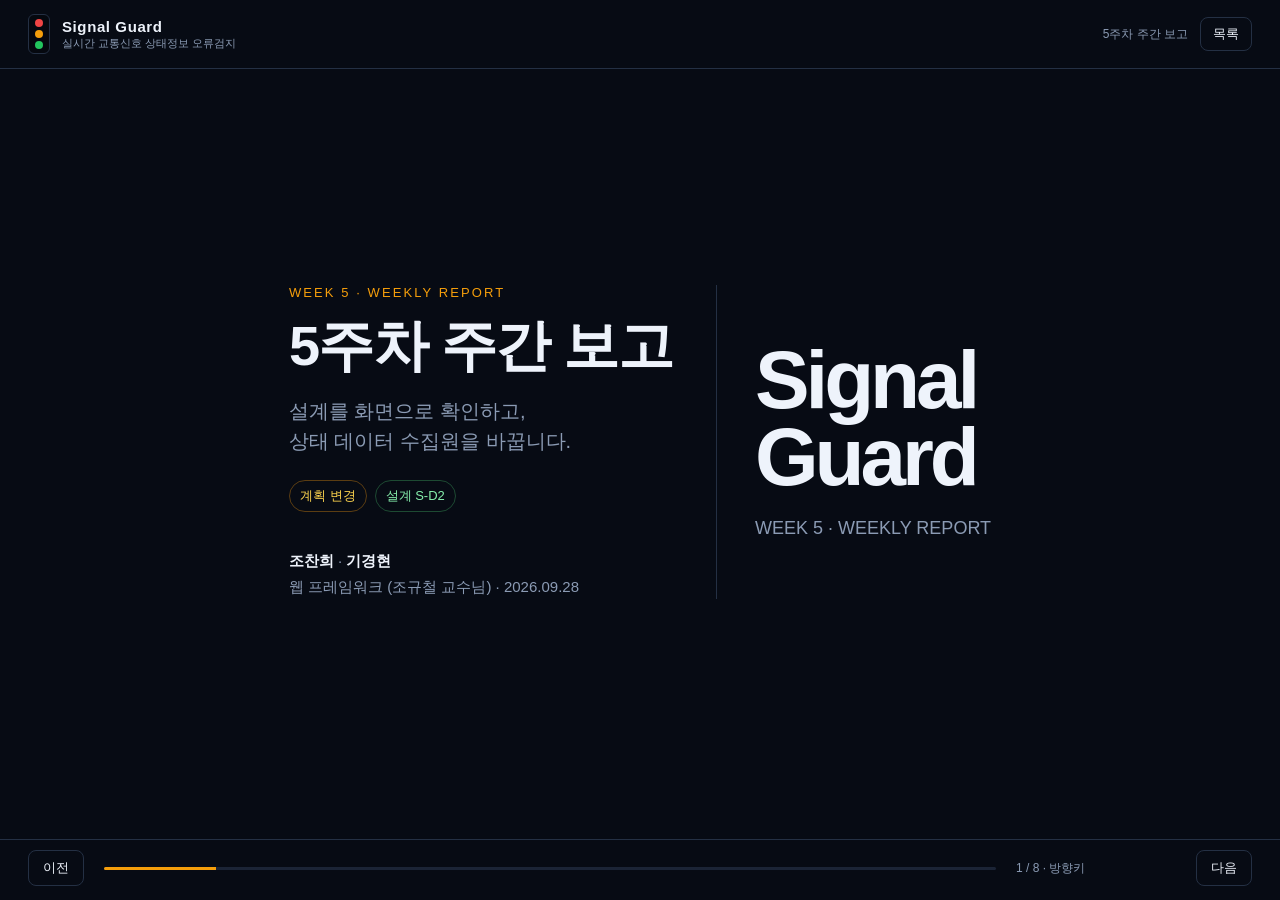
<file: 발표/5주차.html>
<!DOCTYPE html>
<html lang="ko" data-base="../">
<head>
  <meta charset="UTF-8" />
  <meta name="viewport" content="width=device-width, initial-scale=1" />
  <title>Signal Guard — 5주차 주간 보고</title>
  <link rel="icon" href="../favicon.svg" type="image/svg+xml" />
  <link rel="stylesheet" href="deck.css?v=dl1" />
</head>
<body class="deck-page">
  <div class="stage">
    <header class="top">
      <a class="brand" href="../index.html">
        <div class="lamps" aria-hidden="true">
          <i class="lamp red"></i><i class="lamp amber"></i><i class="lamp green"></i>
        </div>
        <div>
          <strong>Signal Guard</strong>
          <span>실시간 교통신호 상태정보 오류검지</span>
        </div>
      </a>
      <div class="meta">
        <span>5주차 주간 보고</span>
        <a class="ghost" href="../index.html">목록</a>
      </div>
    </header>
    <main id="deck"></main>
    <footer class="bar">
      <button class="nav-btn" id="prev" type="button">이전</button>
      <div class="progress"><i id="bar"></i></div>
      <div class="hint"><span id="pos">1</span> / <span id="total">0</span> · 방향키</div>
      <button class="nav-btn" id="next" type="button">다음</button>
    </footer>
  </div>

  <template id="slides">
    <section class="slide slide-cover" data-title="표지">
      <div class="slide-inner">
        <div class="cover-title">
          <p class="eyebrow">Week 5 · Weekly Report</p>
          <h1>5주차 주간 보고</h1>
          <p class="lead">설계를 화면으로 확인하고,<br />상태 데이터 수집원을 바꿉니다.</p>
          <div class="chips"><span class="chip wait">계획 변경</span><span class="chip ok">설계 S-D2</span></div>
          <p class="cover-team">
            <b>조찬희</b> · <b>기경현</b><br />
            웹 프레임워크 (조규철 교수님) · 2026.09.28
          </p>
        </div>
        <div class="cover-mark">
          <div class="name">Signal<br />Guard</div>
          <p class="sub">WEEK 5 · WEEKLY REPORT</p>
        </div>
      </div>
    </section>

    <section class="slide" data-title="이번 주">
      <div class="slide-inner">
        <p class="eyebrow">This week · S-D2</p>
        <h2>이번 주에 한 일</h2>
        <table>
          <thead><tr><th>산출</th><th>내용</th></tr></thead>
          <tbody>
            <tr><td>화면 설계서 작성</td><td>사이트맵, 필수 화면 구역, 역할별 메뉴와 권한을 고정</td></tr>
            <tr><td>프로토타입 화면 작성</td><td>대시보드·교차로 상세·이슈·계획·통제 화면을 클릭으로 작성</td></tr>
            <tr><td>수집원 재검토</td><td>실시간 API로 인천 표본을 대조할 수 있는지 확인</td></tr>
          </tbody>
        </table>
        <p class="note" style="margin-top:16px">검지 방식은 그대로입니다. 바뀌는 것은 <strong>실측값을 어디서 가져오느냐</strong>입니다.</p>
      </div>
    </section>

    <section class="slide" data-title="최초 계획">
      <div class="slide-inner">
        <p class="eyebrow">Original plan</p>
        <h2>최초 계획</h2>
        <div class="grid two">
          <div class="card">
            <h3 style="color:#86efac">실측값 · 실시간 신호</h3>
            <p>공공데이터포털 실시간 API.</p>
            <p>교차로 맵, 8방향 잔여시간, 점등상태.</p>
            <p>전국을 호출할 수 있고, 수업 표본은 인천으로 줄였습니다.</p>
          </div>
          <div class="card">
            <h3 style="color:#5b8def">기대값 · 신호 계획</h3>
            <p>UTIC 신호 개방 데이터.</p>
            <p>TOD, 현시 순서, 유지시간.</p>
            <p>승인이 없으면 시드·수동 계획으로 같은 대조를 한다.</p>
          </div>
        </div>
        <p class="note" style="margin-top:16px">같은 시각·같은 교차로·같은 방향에서 둘을 비교해 누락·급변·불일치를 찾습니다. 이 축은 유지합니다.</p>
      </div>
    </section>

    <section class="slide" data-title="변경 사유">
      <div class="slide-inner">
        <p class="eyebrow">Why it changed</p>
        <h2>변경 사유</h2>
        <div class="grid two">
          <div class="card">
            <h3>쓰려던 방식</h3>
            <p>실시간 API로 신호 상태를 받아 신호 계획과 대조하려고 했습니다.</p>
          </div>
          <div class="card">
            <h3>확인한 데이터</h3>
            <p>전국 데이터로 표시되어 있으나, 비어 있는 항목이 많습니다.</p>
          </div>
        </div>
        <p class="note" style="margin-top:16px">빈 값이 많아 목표 지역의 실측으로 계획과 대조하기 어렵습니다.</p>
      </div>
    </section>

    <section class="slide" data-title="변경">
      <div class="slide-inner">
        <p class="eyebrow">Decision</p>
        <h2>수업 기준 실측은 임의 데이터</h2>
        <table>
          <thead><tr><th></th><th>당초</th><th>5주차 이후</th></tr></thead>
          <tbody>
            <tr><td>상태(실측)</td><td>실시간 API를 주기 수집</td><td>실시간과 같은 항목의 임의 데이터</td></tr>
            <tr><td>계획(기대)</td><td>UTIC, 없으면 시드·수동</td><td>유지</td></tr>
            <tr><td>대조</td><td>같은 시각·교차로·방향</td><td>유지</td></tr>
            <tr><td>시연</td><td>실시간 수신을 전제</td><td>임의 데이터임을 화면에 밝힘</td></tr>
          </tbody>
        </table>
        <p class="note" style="margin-top:16px">임의 데이터는 8방향, 잔여시간, 점등상태를 실시간 API와 같은 모양으로 채웁니다.</p>
      </div>
    </section>

    <section class="slide" data-title="프로토타입">
      <div class="slide-inner">
        <p class="eyebrow">Design · 클릭 프로토타입</p>
        <h2>화면으로 확인한 흐름</h2>
        <div class="grid three">
          <div class="card">
            <h3>관제</h3>
            <p>대시보드에서 등급·이슈를 보고 교차로 상세로 들어간다.</p>
            <p>방향별로 원본과 제공 값을 나란히 본다.</p>
          </div>
          <div class="card">
            <h3>통제</h3>
            <p>이슈 상세에서 정보 통제, 계획 수정, 현장 요청을 고른다.</p>
            <p>운영자는 조회·코멘트만 한다.</p>
          </div>
          <div class="card">
            <h3>데이터</h3>
            <p>인천 교차로 30곳의 임의 상태로 클릭이 이어진다.</p>
            <p>지도·통계·설정까지 같은 표본을 쓴다.</p>
          </div>
        </div>
        <p class="note" style="margin-top:16px">파일은 <a href="../프로토타입/index.html" style="color:#5b8def">프로토타입/index.html</a> 입니다. 서버 없이 브라우저에서 엽니다.</p>
      </div>
    </section>

    <section class="slide exhibit" data-title="다음">
      <div class="slide-inner">
        <p class="eyebrow">Next · Week 6</p>
        <h2>다음 주 할 일</h2>
        <p class="note" style="margin-bottom:16px">구현을 시작합니다.</p>
        <div class="grid two">
          <div class="card">
            <h3>화면</h3>
            <p>서버와 대시보드 화면을 만듭니다.</p>
          </div>
          <div class="card">
            <h3>데이터</h3>
            <p>임의의 신호 데이터를 어떻게 만들지 정합니다.</p>
          </div>
        </div>
      </div>
    </section>

    <section class="slide slide-cover" data-title="질의응답">
      <div class="slide-inner">
        <div class="cover-title">
          <p class="eyebrow">Q &amp; A</p>
          <h1>질의응답</h1>
          <p class="lead">대조는 그대로 두고,<br />비어 있는 실측만 임의 데이터로 채웁니다.</p>
          <p class="cover-team"><b>조찬희</b> · <b>기경현</b></p>
        </div>
        <div class="cover-mark">
          <div class="name">Signal<br />Guard</div>
        </div>
      </div>
    </section>
  </template>

  <script src="vendor/marked.min.js"></script>
  <script src="docs.js?v=w5"></script>
  <script src="deck.js"></script>
</body>
</html>
</file>
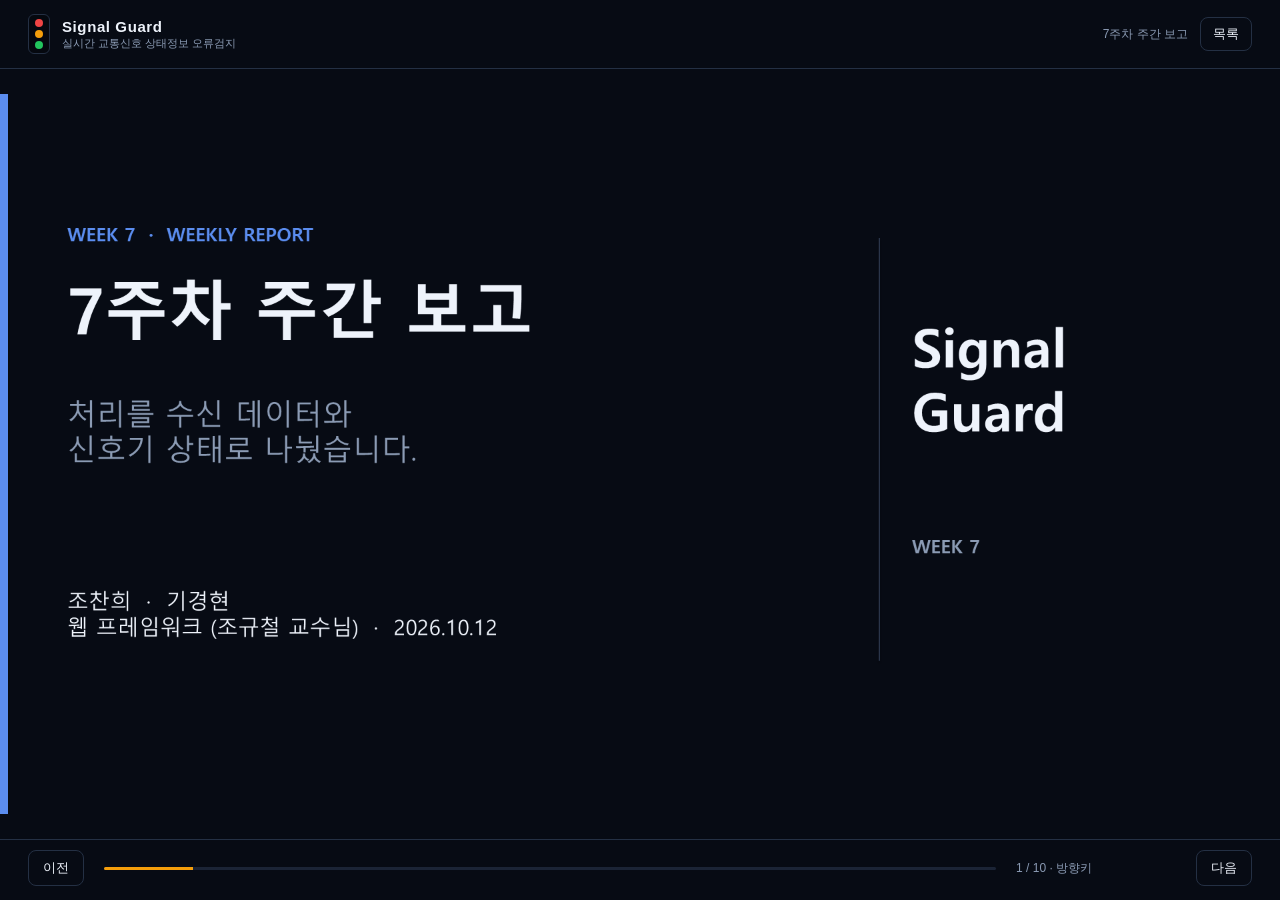
<file: 발표/7주차.html>
<!DOCTYPE html>
<html lang="ko" data-base="../">
<head>
  <meta charset="UTF-8" />
  <meta name="viewport" content="width=device-width, initial-scale=1" />
  <title>Signal Guard — 7주차 주간 보고</title>
  <link rel="icon" href="../favicon.svg" type="image/svg+xml" />
  <link rel="stylesheet" href="deck.css?v=dl1" />
  <style>
    .slide.shot { padding: 0; background: #070b14; }
    .slide.shot img { width: 100%; height: 100%; object-fit: contain; background: #070b14; }
  </style>
</head>
<body class="deck-page">
  <div class="stage">
    <header class="top">
      <a class="brand" href="../index.html">
        <div class="lamps" aria-hidden="true">
          <i class="lamp red"></i><i class="lamp amber"></i><i class="lamp green"></i>
        </div>
        <div>
          <strong>Signal Guard</strong>
          <span>실시간 교통신호 상태정보 오류검지</span>
        </div>
      </a>
      <div class="meta">
        <span>7주차 주간 보고</span>
        <a class="ghost" href="../index.html">목록</a>
      </div>
    </header>
    <main id="deck"></main>
    <footer class="bar">
      <button class="nav-btn" id="prev" type="button">이전</button>
      <div class="progress"><i id="bar"></i></div>
      <div class="hint"><span id="pos">1</span> / <span id="total">0</span> · 방향키</div>
      <button class="nav-btn" id="next" type="button">다음</button>
    </footer>
  </div>

  <template id="slides">
    <section class="slide shot" data-title="표지"><img src="w7/01.png?v=rev" alt="7주차 주간 보고 표지" /></section>
    <section class="slide shot" data-title="이번주"><img src="w7/02.png?v=rev2" alt="이번주" /></section>
    <section class="slide shot" data-title="5주차 변경사항"><img src="w7/03.png?v=rev" alt="5주차 변경사항" /></section>
    <section class="slide shot" data-title="오류 발생 상황 분류"><img src="w7/04.png?v=rev" alt="오류 발생 상황 분류" /></section>
    <section class="slide shot" data-title="문서 작성 방법"><img src="w7/05.png?v=rev" alt="문서 작성 방법" /></section>
    <section class="slide shot" data-title="오류 상황 예시"><img src="w7/06.png?v=rev2" alt="오류 상황 예시" /></section>
    <section class="slide shot" data-title="자동 보정 가능 상황"><img src="w7/07.png?v=rev" alt="자동 보정 가능 상황" /></section>
    <section class="slide shot" data-title="자동 보정 불가 상황"><img src="w7/08.png?v=rev" alt="자동 보정 불가 상황" /></section>
    <section class="slide shot" data-title="다음 주 할 일"><img src="w7/09.png?v=rev" alt="다음 주 할 일" /></section>
    <section class="slide shot" data-title="질의응답"><img src="w7/10.png?v=rev" alt="질의응답" /></section>
  </template>

  <script src="vendor/marked.min.js"></script>
  <script src="docs.js?v=w7b"></script>
  <script src="deck.js"></script>
</body>
</html>
</file>
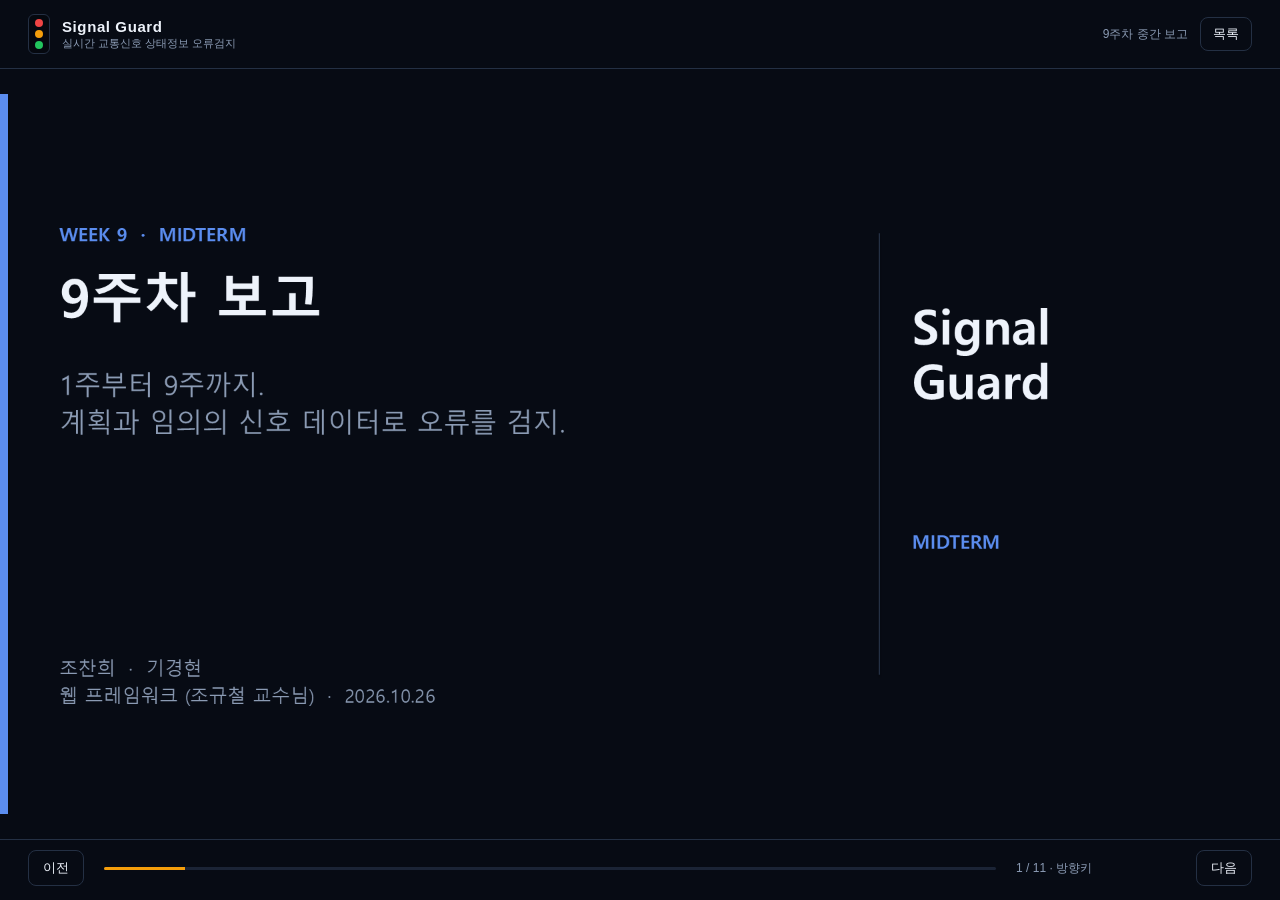
<file: 발표/9주차.html>
<!DOCTYPE html>
<html lang="ko" data-base="../">
<head>
  <meta charset="UTF-8" />
  <meta name="viewport" content="width=device-width, initial-scale=1" />
  <title>Signal Guard — 9주차 중간 보고</title>
  <link rel="icon" href="../favicon.svg" type="image/svg+xml" />
  <link rel="stylesheet" href="deck.css?v=dl1" />
  <style>
    .slide.shot { padding: 0; background: #070b14; }
    .slide.shot img { width: 100%; height: 100%; object-fit: contain; background: #070b14; }
  </style>
</head>
<body class="deck-page">
  <div class="stage">
    <header class="top">
      <a class="brand" href="../index.html">
        <div class="lamps" aria-hidden="true">
          <i class="lamp red"></i><i class="lamp amber"></i><i class="lamp green"></i>
        </div>
        <div>
          <strong>Signal Guard</strong>
          <span>실시간 교통신호 상태정보 오류검지</span>
        </div>
      </a>
      <div class="meta">
        <span>9주차 중간 보고</span>
        <a class="ghost" href="../index.html">목록</a>
      </div>
    </header>
    <main id="deck"></main>
    <footer class="bar">
      <button class="nav-btn" id="prev" type="button">이전</button>
      <div class="progress"><i id="bar"></i></div>
      <div class="hint"><span id="pos">1</span> / <span id="total">0</span> · 방향키</div>
      <button class="nav-btn" id="next" type="button">다음</button>
    </footer>
  </div>

  <template id="slides">
    <section class="slide shot" data-title="표지"><img src="w9/01.png?v=w9b" alt="9주차 보고 표지" /></section>
    <section class="slide shot" data-title="목차"><img src="w9/02.png?v=w9b" alt="목차" /></section>
    <section class="slide shot" data-title="개요"><img src="w9/03.png?v=w9b" alt="프로젝트 개요" /></section>
    <section class="slide shot" data-title="범위"><img src="w9/04.png?v=w9b" alt="범위" /></section>
    <section class="slide shot" data-title="주요 변경점"><img src="w9/05.png?v=w9b" alt="주요 변경점" /></section>
    <section class="slide shot" data-title="오류 처리 방법"><img src="w9/06.png?v=w9b" alt="오류 처리 방법" /></section>
    <section class="slide shot" data-title="초기 계획"><img src="w9/07.png?v=w9b" alt="초기 계획" /></section>
    <section class="slide shot" data-title="계획 대비 진행 현황"><img src="w9/08.png?v=w9b" alt="계획 대비 진행 현황" /></section>
    <section class="slide shot" data-title="단계별 산출물"><img src="w9/09.png?v=w9b" alt="단계별 산출물" /></section>
    <section class="slide shot" data-title="향후 계획"><img src="w9/10.png?v=w9b" alt="향후 계획" /></section>
    <section class="slide shot" data-title="질의응답"><img src="w9/11.png?v=w9b" alt="감사합니다" /></section>
  </template>

  <script src="vendor/marked.min.js"></script>
  <script src="docs.js?v=w9b"></script>
  <script src="deck.js"></script>
</body>
</html>
</file>
<file: 발표/deck.css>
:root {
  --bg: #070b14;
  --panel: #10182a;
  --line: #243044;
  --text: #eef3fb;
  --muted: #8b9bb4;
  --red: #ef4444;
  --amber: #f59e0b;
  --green: #22c55e;
  --blue: #5b8def;
}

* { box-sizing: border-box; margin: 0; padding: 0; }

html, body {
  height: 100%;
  background: var(--bg);
  color: var(--text);
  font-family: "Malgun Gothic", "Apple SD Gothic Neo", "Noto Sans KR", sans-serif;
}

body.deck-page { overflow: hidden; }

.stage {
  height: 100%;
  display: flex;
  flex-direction: column;
}

header.top {
  display: flex;
  align-items: center;
  justify-content: space-between;
  padding: 14px 28px;
  border-bottom: 1px solid var(--line);
  flex-shrink: 0;
}

.brand {
  display: flex;
  align-items: center;
  gap: 12px;
  text-decoration: none;
  color: inherit;
}

.lamps {
  display: flex;
  flex-direction: column;
  gap: 3px;
  padding: 4px 6px;
  background: #05080f;
  border: 1px solid var(--line);
  border-radius: 6px;
}

.lamp { width: 8px; height: 8px; border-radius: 50%; }
.lamp.red { background: var(--red); }
.lamp.amber { background: var(--amber); }
.lamp.green { background: var(--green); }

.brand strong { font-size: 15px; letter-spacing: 0.04em; }
.brand span { display: block; font-size: 11px; color: var(--muted); font-weight: 400; }

.meta {
  font-size: 12px;
  color: var(--muted);
  display: flex;
  align-items: center;
  gap: 12px;
}

main#deck {
  flex: 1;
  position: relative;
  overflow: hidden;
}

.slide {
  position: absolute;
  inset: 0;
  padding: 40px 56px 64px;
  display: none;
  align-items: center;
  justify-content: center;
}

.slide.active { display: flex; }

.slide-inner { width: min(1120px, 100%); margin: 0 auto; }
.slide.wide .slide-inner { width: min(1280px, 100%); }
.slide.exhibit .slide-inner {
  height: 100%;
  display: flex;
  flex-direction: column;
  min-height: 0;
}
.slide.exhibit .slide-inner.split-diagram {
  display: block;
  position: relative;
  width: 100%;
  max-width: none;
  height: 100%;
}
.split-diagram-title {
  position: absolute;
  top: 0;
  left: 0;
  z-index: 1;
}
.split-diagram-title h2 {
  margin-bottom: 0;
  font-size: clamp(22px, 2.6vw, 34px);
}
.diagram-img {
  display: block;
  width: 68%;
  height: auto;
  max-height: 100%;
  margin-left: auto;
  margin-right: auto;
  object-fit: contain;
  background: #f4f7fb;
  border-radius: 12px;
}
.diagram-img.dark {
  background: #000;
}

.slide-inner > h1 { margin-bottom: 36px; }

.slide-cover.active { display: flex; }
.slide-cover .slide-inner {
  display: flex;
  flex-wrap: nowrap;
  align-items: stretch;
  gap: clamp(24px, 3.4vw, 48px);
  width: fit-content;
  max-width: 100%;
}

.cover-title { flex: 0 1 auto; min-width: 0; }
.cover-mark {
  flex: 0 0 auto;
  display: flex;
  flex-direction: column;
  justify-content: center;
  border-left: 1px solid var(--line);
  padding-left: clamp(22px, 3vw, 44px);
}

.cover-mark .name {
  font-size: clamp(40px, 6.4vw, 92px);
  font-weight: 800;
  line-height: 0.94;
  letter-spacing: -0.05em;
}

.cover-mark .sub {
  margin-top: 20px;
  font-size: clamp(13px, 1.5vw, 18px);
  color: var(--muted);
  line-height: 1.5;
}

h1 {
  font-size: clamp(32px, 5vw, 56px);
  line-height: 1.15;
  font-weight: 700;
  letter-spacing: -0.03em;
}

h2 {
  font-size: clamp(24px, 3.2vw, 38px);
  line-height: 1.25;
  letter-spacing: -0.03em;
  margin-bottom: 20px;
}

.eyebrow {
  color: var(--amber);
  font-size: 13px;
  letter-spacing: 0.16em;
  text-transform: uppercase;
  margin-bottom: 14px;
}

.lead {
  margin-top: 18px;
  font-size: 20px;
  color: var(--muted);
  line-height: 1.5;
}

.chips { display: flex; flex-wrap: wrap; gap: 8px; margin-top: 24px; }
.chip {
  font-size: 13px;
  padding: 6px 10px;
  border: 1px solid var(--line);
  border-radius: 999px;
  color: var(--muted);
}
.chip.ok { border-color: #1d4a32; color: #86efac; }
.chip.wait { border-color: #5b3d12; color: #fcd34d; }

.grid { display: grid; gap: 14px; }
.grid.two { grid-template-columns: 1fr 1fr; }
.grid.three { grid-template-columns: 1fr 1fr 1fr; }
.grid.five { grid-template-columns: repeat(5, 1fr); }

.agenda { display: flex; flex-direction: column; gap: 10px; }
.agenda .card {
  display: flex;
  align-items: baseline;
  gap: 18px;
  padding: 14px 18px;
}
.agenda b {
  color: var(--amber);
  font-size: 22px;
  min-width: 40px;
  letter-spacing: 0.04em;
}
.agenda h3 { margin-bottom: 4px; }

.card {
  background: var(--panel);
  border: 1px solid var(--line);
  border-radius: 12px;
  padding: 18px 18px 16px;
}
.card h3 { font-size: 16px; margin-bottom: 8px; }
.card p, .card li { color: var(--muted); font-size: 14px; line-height: 1.55; }
.card ol, .card ul { padding-left: 18px; }
.card a { color: var(--blue); }

.file-tag {
  display: inline-block;
  font-size: 12px;
  color: var(--amber);
  background: #1a1408;
  border: 1px solid #5b3d12;
  border-radius: 6px;
  padding: 3px 8px;
  margin-bottom: 10px;
}

.note { color: var(--muted); font-size: 15px; line-height: 1.55; }
.note strong { color: var(--text); }

table { width: 100%; border-collapse: collapse; font-size: 14px; }
th, td {
  text-align: left;
  padding: 10px 8px;
  border-bottom: 1px solid var(--line);
  vertical-align: top;
}
th { color: var(--muted); font-weight: 500; font-size: 12px; }

.scroll {
  overflow: auto;
  min-height: 0;
  flex: 1;
  border: 1px solid var(--line);
  border-radius: 12px;
  background: var(--panel);
}
.scroll table { font-size: 13px; }
.scroll th { position: sticky; top: 0; background: #161f32; }

.arch-frame {
  flex: 1;
  min-height: 0;
  display: flex;
  align-items: center;
  justify-content: center;
  background: #000;
  border: 1px solid var(--line);
  border-radius: 12px;
  overflow: hidden;
  padding: 12px 16px;
}
.arch-img {
  width: 100%;
  height: 100%;
  object-fit: contain;
  object-position: center;
  background: #000;
}
.arch-frame.light,
.arch-frame.light .arch-img {
  background: #f4f7fb;
}

.wire {
  font-family: Consolas, "Courier New", monospace;
  font-size: 13px;
  line-height: 1.45;
  color: #c5d0e2;
  white-space: pre;
  overflow: auto;
}

.app-shell {
  display: grid;
  grid-template-columns: 160px 1fr;
  grid-template-rows: 48px 1fr;
  min-height: 420px;
  border: 1px solid var(--line);
  border-radius: 12px;
  overflow: hidden;
  background: #0c1424;
}
.app-shell .sh-head {
  grid-column: 1 / -1;
  display: flex;
  align-items: center;
  justify-content: space-between;
  padding: 0 14px;
  border-bottom: 1px solid var(--line);
  font-size: 13px;
}
.app-shell .sh-side {
  border-right: 1px solid var(--line);
  padding: 12px 10px;
  font-size: 13px;
  color: var(--muted);
}
.app-shell .sh-side b { display: block; color: var(--amber); margin-bottom: 10px; }
.app-shell .sh-side p { margin: 8px 0; }
.app-shell .sh-body { padding: 12px; display: grid; gap: 10px; }
.kpi { display: grid; grid-template-columns: repeat(4, 1fr); gap: 8px; }
.kpi div {
  background: var(--panel);
  border: 1px solid var(--line);
  border-radius: 8px;
  padding: 10px;
  font-size: 12px;
  color: var(--muted);
}
.kpi strong { display: block; color: var(--text); font-size: 20px; margin-top: 4px; }

.ghost {
  background: transparent;
  color: var(--text);
  border: 1px solid var(--line);
  border-radius: 8px;
  padding: 7px 12px;
  cursor: pointer;
  font: inherit;
  font-size: 13px;
  text-decoration: none;
  display: inline-block;
}
.ghost:hover { border-color: #3b4d6b; }
.ghost.primary { border-color: #5b3d12; color: var(--amber); }

footer.bar {
  display: flex;
  align-items: center;
  justify-content: space-between;
  padding: 10px 28px 14px;
  border-top: 1px solid var(--line);
  flex-shrink: 0;
}

.progress {
  flex: 1;
  height: 3px;
  background: #1b2436;
  margin: 0 20px;
  border-radius: 99px;
  overflow: hidden;
}
.progress > i { display: block; height: 100%; width: 0; background: var(--amber); }

.nav-btn {
  background: transparent;
  color: var(--text);
  border: 1px solid var(--line);
  border-radius: 8px;
  padding: 8px 14px;
  cursor: pointer;
  font: inherit;
  font-size: 13px;
}
.nav-btn:hover { border-color: #3b4d6b; }
.hint { font-size: 12px; color: var(--muted); min-width: 180px; }
.cover-team { margin-top: 36px; color: var(--muted); font-size: 15px; line-height: 1.7; }
.cover-team b { color: var(--text); }

html.doc-open,
body.doc-open {
  overflow: hidden;
  height: 100%;
}
#doc-overlay {
  display: none;
  position: fixed;
  inset: 0;
  z-index: 40;
  background: var(--bg);
}
#doc-overlay.open {
  display: block;
  overflow: auto;
  overscroll-behavior: contain;
}
.doc-main { position: relative; min-height: 100%; padding: 28px 36px 48px; }
.doc-close {
  position: sticky;
  top: 0;
  float: right;
  margin: 0 0 12px 12px;
  background: var(--panel);
  color: var(--text);
  border: 1px solid var(--line);
  border-radius: 8px;
  padding: 8px 12px;
  cursor: pointer;
  font: inherit;
  font-size: 13px;
  z-index: 2;
}
.doc-head { margin-bottom: 24px; }
.doc-head h2 { margin: 0 0 12px; }
.doc-download { margin-top: 2px; }
.doc-body.md { max-width: 900px; }
.doc-body.md h1, .doc-body.md h2, .doc-body.md h3 {
  margin: 28px 0 12px;
  letter-spacing: -0.03em;
}
.doc-body.md h1 { font-size: 28px; }
.doc-body.md h2 { font-size: 22px; }
.doc-body.md h3 { font-size: 17px; }
.doc-body.md p, .doc-body.md li { color: var(--muted); line-height: 1.65; font-size: 15px; }
.doc-body.md ul, .doc-body.md ol { padding-left: 22px; margin: 8px 0 16px; }
.doc-body.md table { margin: 12px 0 20px; }
.doc-body.md pre, .doc-body.md code {
  font-family: Consolas, "Courier New", monospace;
  font-size: 13px;
}
.doc-body.md pre {
  background: var(--panel);
  border: 1px solid var(--line);
  border-radius: 8px;
  padding: 14px;
  overflow: auto;
  color: #d5deec;
  margin: 12px 0 20px;
}
.doc-body.md img { max-width: 100%; background: #fff; border-radius: 8px; }
.doc-body.md blockquote {
  border-left: 3px solid var(--amber);
  padding-left: 12px;
  color: var(--muted);
  margin: 12px 0;
}

.hub {
  min-height: 100%;
  padding: 36px 56px 72px;
  max-width: 860px;
  margin: 0 auto;
}
.hub h1 { margin: 8px 0 8px; }
.hub-section { margin-top: 40px; }
.hub-section h2 { margin-bottom: 8px; }
.hub-phase {
  margin: 22px 0 8px;
  font-size: 13px;
  color: var(--amber);
  letter-spacing: 0.08em;
}
.hub-list {
  list-style: none;
  border: 1px solid var(--line);
  border-radius: 12px;
  overflow: hidden;
  background: var(--panel);
}
.hub-list li + li { border-top: 1px solid var(--line); }
.hub-list a,
.hub-list button {
  display: flex;
  align-items: baseline;
  justify-content: space-between;
  gap: 16px;
  width: 100%;
  padding: 14px 16px;
  background: transparent;
  border: 0;
  color: inherit;
  font: inherit;
  text-align: left;
  text-decoration: none;
  cursor: pointer;
}
.hub-list a:hover,
.hub-list button:hover { background: #161f32; }
.hub-list b { font-size: 15px; font-weight: 650; }
.hub-list span { color: var(--muted); font-size: 13px; flex-shrink: 0; }

@media (max-width: 900px) {
  .slide { padding: 24px 18px 56px; }
  header.top, footer.bar { padding-left: 16px; padding-right: 16px; }
  .grid.two, .grid.three, .grid.five, .kpi { grid-template-columns: 1fr 1fr; }
  .meta { display: none; }
  .hub-grid { grid-template-columns: 1fr; }
  .hub { padding: 28px 20px; }
}
</file>
<file: 프로토타입/vendor/leaflet.css>
/* required styles */

.leaflet-pane,
.leaflet-tile,
.leaflet-marker-icon,
.leaflet-marker-shadow,
.leaflet-tile-container,
.leaflet-pane > svg,
.leaflet-pane > canvas,
.leaflet-zoom-box,
.leaflet-image-layer,
.leaflet-layer {
	position: absolute;
	left: 0;
	top: 0;
	}
.leaflet-container {
	overflow: hidden;
	}
.leaflet-tile,
.leaflet-marker-icon,
.leaflet-marker-shadow {
	-webkit-user-select: none;
	   -moz-user-select: none;
	        user-select: none;
	  -webkit-user-drag: none;
	}
/* Prevents IE11 from highlighting tiles in blue */
.leaflet-tile::selection {
	background: transparent;
}
/* Safari renders non-retina tile on retina better with this, but Chrome is worse */
.leaflet-safari .leaflet-tile {
	image-rendering: -webkit-optimize-contrast;
	}
/* hack that prevents hw layers "stretching" when loading new tiles */
.leaflet-safari .leaflet-tile-container {
	width: 1600px;
	height: 1600px;
	-webkit-transform-origin: 0 0;
	}
.leaflet-marker-icon,
.leaflet-marker-shadow {
	display: block;
	}
/* .leaflet-container svg: reset svg max-width decleration shipped in Joomla! (joomla.org) 3.x */
/* .leaflet-container img: map is broken in FF if you have max-width: 100% on tiles */
.leaflet-container .leaflet-overlay-pane svg {
	max-width: none !important;
	max-height: none !important;
	}
.leaflet-container .leaflet-marker-pane img,
.leaflet-container .leaflet-shadow-pane img,
.leaflet-container .leaflet-tile-pane img,
.leaflet-container img.leaflet-image-layer,
.leaflet-container .leaflet-tile {
	max-width: none !important;
	max-height: none !important;
	width: auto;
	padding: 0;
	}

.leaflet-container img.leaflet-tile {
	/* See: https://bugs.chromium.org/p/chromium/issues/detail?id=600120 */
	mix-blend-mode: plus-lighter;
}

.leaflet-container.leaflet-touch-zoom {
	-ms-touch-action: pan-x pan-y;
	touch-action: pan-x pan-y;
	}
.leaflet-container.leaflet-touch-drag {
	-ms-touch-action: pinch-zoom;
	/* Fallback for FF which doesn't support pinch-zoom */
	touch-action: none;
	touch-action: pinch-zoom;
}
.leaflet-container.leaflet-touch-drag.leaflet-touch-zoom {
	-ms-touch-action: none;
	touch-action: none;
}
.leaflet-container {
	-webkit-tap-highlight-color: transparent;
}
.leaflet-container a {
	-webkit-tap-highlight-color: rgba(51, 181, 229, 0.4);
}
.leaflet-tile {
	filter: inherit;
	visibility: hidden;
	}
.leaflet-tile-loaded {
	visibility: inherit;
	}
.leaflet-zoom-box {
	width: 0;
	height: 0;
	-moz-box-sizing: border-box;
	     box-sizing: border-box;
	z-index: 800;
	}
/* workaround for https://bugzilla.mozilla.org/show_bug.cgi?id=888319 */
.leaflet-overlay-pane svg {
	-moz-user-select: none;
	}

.leaflet-pane         { z-index: 400; }

.leaflet-tile-pane    { z-index: 200; }
.leaflet-overlay-pane { z-index: 400; }
.leaflet-shadow-pane  { z-index: 500; }
.leaflet-marker-pane  { z-index: 600; }
.leaflet-tooltip-pane   { z-index: 650; }
.leaflet-popup-pane   { z-index: 700; }

.leaflet-map-pane canvas { z-index: 100; }
.leaflet-map-pane svg    { z-index: 200; }

.leaflet-vml-shape {
	width: 1px;
	height: 1px;
	}
.lvml {
	behavior: url(#default#VML);
	display: inline-block;
	position: absolute;
	}


/* control positioning */

.leaflet-control {
	position: relative;
	z-index: 800;
	pointer-events: visiblePainted; /* IE 9-10 doesn't have auto */
	pointer-events: auto;
	}
.leaflet-top,
.leaflet-bottom {
	position: absolute;
	z-index: 1000;
	pointer-events: none;
	}
.leaflet-top {
	top: 0;
	}
.leaflet-right {
	right: 0;
	}
.leaflet-bottom {
	bottom: 0;
	}
.leaflet-left {
	left: 0;
	}
.leaflet-control {
	float: left;
	clear: both;
	}
.leaflet-right .leaflet-control {
	float: right;
	}
.leaflet-top .leaflet-control {
	margin-top: 10px;
	}
.leaflet-bottom .leaflet-control {
	margin-bottom: 10px;
	}
.leaflet-left .leaflet-control {
	margin-left: 10px;
	}
.leaflet-right .leaflet-control {
	margin-right: 10px;
	}


/* zoom and fade animations */

.leaflet-fade-anim .leaflet-popup {
	opacity: 0;
	-webkit-transition: opacity 0.2s linear;
	   -moz-transition: opacity 0.2s linear;
	        transition: opacity 0.2s linear;
	}
.leaflet-fade-anim .leaflet-map-pane .leaflet-popup {
	opacity: 1;
	}
.leaflet-zoom-animated {
	-webkit-transform-origin: 0 0;
	    -ms-transform-origin: 0 0;
	        transform-origin: 0 0;
	}
svg.leaflet-zoom-animated {
	will-change: transform;
}

.leaflet-zoom-anim .leaflet-zoom-animated {
	-webkit-transition: -webkit-transform 0.25s cubic-bezier(0,0,0.25,1);
	   -moz-transition:    -moz-transform 0.25s cubic-bezier(0,0,0.25,1);
	        transition:         transform 0.25s cubic-bezier(0,0,0.25,1);
	}
.leaflet-zoom-anim .leaflet-tile,
.leaflet-pan-anim .leaflet-tile {
	-webkit-transition: none;
	   -moz-transition: none;
	        transition: none;
	}

.leaflet-zoom-anim .leaflet-zoom-hide {
	visibility: hidden;
	}


/* cursors */

.leaflet-interactive {
	cursor: pointer;
	}
.leaflet-grab {
	cursor: -webkit-grab;
	cursor:    -moz-grab;
	cursor:         grab;
	}
.leaflet-crosshair,
.leaflet-crosshair .leaflet-interactive {
	cursor: crosshair;
	}
.leaflet-popup-pane,
.leaflet-control {
	cursor: auto;
	}
.leaflet-dragging .leaflet-grab,
.leaflet-dragging .leaflet-grab .leaflet-interactive,
.leaflet-dragging .leaflet-marker-draggable {
	cursor: move;
	cursor: -webkit-grabbing;
	cursor:    -moz-grabbing;
	cursor:         grabbing;
	}

/* marker & overlays interactivity */
.leaflet-marker-icon,
.leaflet-marker-shadow,
.leaflet-image-layer,
.leaflet-pane > svg path,
.leaflet-tile-container {
	pointer-events: none;
	}

.leaflet-marker-icon.leaflet-interactive,
.leaflet-image-layer.leaflet-interactive,
.leaflet-pane > svg path.leaflet-interactive,
svg.leaflet-image-layer.leaflet-interactive path {
	pointer-events: visiblePainted; /* IE 9-10 doesn't have auto */
	pointer-events: auto;
	}

/* visual tweaks */

.leaflet-container {
	background: #ddd;
	outline-offset: 1px;
	}
.leaflet-container a {
	color: #0078A8;
	}
.leaflet-zoom-box {
	border: 2px dotted #38f;
	background: rgba(255,255,255,0.5);
	}


/* general typography */
.leaflet-container {
	font-family: "Helvetica Neue", Arial, Helvetica, sans-serif;
	font-size: 12px;
	font-size: 0.75rem;
	line-height: 1.5;
	}


/* general toolbar styles */

.leaflet-bar {
	box-shadow: 0 1px 5px rgba(0,0,0,0.65);
	border-radius: 4px;
	}
.leaflet-bar a {
	background-color: #fff;
	border-bottom: 1px solid #ccc;
	width: 26px;
	height: 26px;
	line-height: 26px;
	display: block;
	text-align: center;
	text-decoration: none;
	color: black;
	}
.leaflet-bar a,
.leaflet-control-layers-toggle {
	background-position: 50% 50%;
	background-repeat: no-repeat;
	display: block;
	}
.leaflet-bar a:hover,
.leaflet-bar a:focus {
	background-color: #f4f4f4;
	}
.leaflet-bar a:first-child {
	border-top-left-radius: 4px;
	border-top-right-radius: 4px;
	}
.leaflet-bar a:last-child {
	border-bottom-left-radius: 4px;
	border-bottom-right-radius: 4px;
	border-bottom: none;
	}
.leaflet-bar a.leaflet-disabled {
	cursor: default;
	background-color: #f4f4f4;
	color: #bbb;
	}

.leaflet-touch .leaflet-bar a {
	width: 30px;
	height: 30px;
	line-height: 30px;
	}
.leaflet-touch .leaflet-bar a:first-child {
	border-top-left-radius: 2px;
	border-top-right-radius: 2px;
	}
.leaflet-touch .leaflet-bar a:last-child {
	border-bottom-left-radius: 2px;
	border-bottom-right-radius: 2px;
	}

/* zoom control */

.leaflet-control-zoom-in,
.leaflet-control-zoom-out {
	font: bold 18px 'Lucida Console', Monaco, monospace;
	text-indent: 1px;
	}

.leaflet-touch .leaflet-control-zoom-in, .leaflet-touch .leaflet-control-zoom-out  {
	font-size: 22px;
	}


/* layers control */

.leaflet-control-layers {
	box-shadow: 0 1px 5px rgba(0,0,0,0.4);
	background: #fff;
	border-radius: 5px;
	}
.leaflet-control-layers-toggle {
	background-image: url(images/layers.png);
	width: 36px;
	height: 36px;
	}
.leaflet-retina .leaflet-control-layers-toggle {
	background-image: url(images/layers-2x.png);
	background-size: 26px 26px;
	}
.leaflet-touch .leaflet-control-layers-toggle {
	width: 44px;
	height: 44px;
	}
.leaflet-control-layers .leaflet-control-layers-list,
.leaflet-control-layers-expanded .leaflet-control-layers-toggle {
	display: none;
	}
.leaflet-control-layers-expanded .leaflet-control-layers-list {
	display: block;
	position: relative;
	}
.leaflet-control-layers-expanded {
	padding: 6px 10px 6px 6px;
	color: #333;
	background: #fff;
	}
.leaflet-control-layers-scrollbar {
	overflow-y: scroll;
	overflow-x: hidden;
	padding-right: 5px;
	}
.leaflet-control-layers-selector {
	margin-top: 2px;
	position: relative;
	top: 1px;
	}
.leaflet-control-layers label {
	display: block;
	font-size: 13px;
	font-size: 1.08333em;
	}
.leaflet-control-layers-separator {
	height: 0;
	border-top: 1px solid #ddd;
	margin: 5px -10px 5px -6px;
	}

/* Default icon URLs */
.leaflet-default-icon-path { /* used only in path-guessing heuristic, see L.Icon.Default */
	background-image: url(images/marker-icon.png);
	}


/* attribution and scale controls */

.leaflet-container .leaflet-control-attribution {
	background: #fff;
	background: rgba(255, 255, 255, 0.8);
	margin: 0;
	}
.leaflet-control-attribution,
.leaflet-control-scale-line {
	padding: 0 5px;
	color: #333;
	line-height: 1.4;
	}
.leaflet-control-attribution a {
	text-decoration: none;
	}
.leaflet-control-attribution a:hover,
.leaflet-control-attribution a:focus {
	text-decoration: underline;
	}
.leaflet-attribution-flag {
	display: inline !important;
	vertical-align: baseline !important;
	width: 1em;
	height: 0.6669em;
	}
.leaflet-left .leaflet-control-scale {
	margin-left: 5px;
	}
.leaflet-bottom .leaflet-control-scale {
	margin-bottom: 5px;
	}
.leaflet-control-scale-line {
	border: 2px solid #777;
	border-top: none;
	line-height: 1.1;
	padding: 2px 5px 1px;
	white-space: nowrap;
	-moz-box-sizing: border-box;
	     box-sizing: border-box;
	background: rgba(255, 255, 255, 0.8);
	text-shadow: 1px 1px #fff;
	}
.leaflet-control-scale-line:not(:first-child) {
	border-top: 2px solid #777;
	border-bottom: none;
	margin-top: -2px;
	}
.leaflet-control-scale-line:not(:first-child):not(:last-child) {
	border-bottom: 2px solid #777;
	}

.leaflet-touch .leaflet-control-attribution,
.leaflet-touch .leaflet-control-layers,
.leaflet-touch .leaflet-bar {
	box-shadow: none;
	}
.leaflet-touch .leaflet-control-layers,
.leaflet-touch .leaflet-bar {
	border: 2px solid rgba(0,0,0,0.2);
	background-clip: padding-box;
	}


/* popup */

.leaflet-popup {
	position: absolute;
	text-align: center;
	margin-bottom: 20px;
	}
.leaflet-popup-content-wrapper {
	padding: 1px;
	text-align: left;
	border-radius: 12px;
	}
.leaflet-popup-content {
	margin: 13px 24px 13px 20px;
	line-height: 1.3;
	font-size: 13px;
	font-size: 1.08333em;
	min-height: 1px;
	}
.leaflet-popup-content p {
	margin: 17px 0;
	margin: 1.3em 0;
	}
.leaflet-popup-tip-container {
	width: 40px;
	height: 20px;
	position: absolute;
	left: 50%;
	margin-top: -1px;
	margin-left: -20px;
	overflow: hidden;
	pointer-events: none;
	}
.leaflet-popup-tip {
	width: 17px;
	height: 17px;
	padding: 1px;

	margin: -10px auto 0;
	pointer-events: auto;

	-webkit-transform: rotate(45deg);
	   -moz-transform: rotate(45deg);
	    -ms-transform: rotate(45deg);
	        transform: rotate(45deg);
	}
.leaflet-popup-content-wrapper,
.leaflet-popup-tip {
	background: white;
	color: #333;
	box-shadow: 0 3px 14px rgba(0,0,0,0.4);
	}
.leaflet-container a.leaflet-popup-close-button {
	position: absolute;
	top: 0;
	right: 0;
	border: none;
	text-align: center;
	width: 24px;
	height: 24px;
	font: 16px/24px Tahoma, Verdana, sans-serif;
	color: #757575;
	text-decoration: none;
	background: transparent;
	}
.leaflet-container a.leaflet-popup-close-button:hover,
.leaflet-container a.leaflet-popup-close-button:focus {
	color: #585858;
	}
.leaflet-popup-scrolled {
	overflow: auto;
	}

.leaflet-oldie .leaflet-popup-content-wrapper {
	-ms-zoom: 1;
	}
.leaflet-oldie .leaflet-popup-tip {
	width: 24px;
	margin: 0 auto;

	-ms-filter: "progid:DXImageTransform.Microsoft.Matrix(M11=0.70710678, M12=0.70710678, M21=-0.70710678, M22=0.70710678)";
	filter: progid:DXImageTransform.Microsoft.Matrix(M11=0.70710678, M12=0.70710678, M21=-0.70710678, M22=0.70710678);
	}

.leaflet-oldie .leaflet-control-zoom,
.leaflet-oldie .leaflet-control-layers,
.leaflet-oldie .leaflet-popup-content-wrapper,
.leaflet-oldie .leaflet-popup-tip {
	border: 1px solid #999;
	}


/* div icon */

.leaflet-div-icon {
	background: #fff;
	border: 1px solid #666;
	}


/* Tooltip */
/* Base styles for the element that has a tooltip */
.leaflet-tooltip {
	position: absolute;
	padding: 6px;
	background-color: #fff;
	border: 1px solid #fff;
	border-radius: 3px;
	color: #222;
	white-space: nowrap;
	-webkit-user-select: none;
	-moz-user-select: none;
	-ms-user-select: none;
	user-select: none;
	pointer-events: none;
	box-shadow: 0 1px 3px rgba(0,0,0,0.4);
	}
.leaflet-tooltip.leaflet-interactive {
	cursor: pointer;
	pointer-events: auto;
	}
.leaflet-tooltip-top:before,
.leaflet-tooltip-bottom:before,
.leaflet-tooltip-left:before,
.leaflet-tooltip-right:before {
	position: absolute;
	pointer-events: none;
	border: 6px solid transparent;
	background: transparent;
	content: "";
	}

/* Directions */

.leaflet-tooltip-bottom {
	margin-top: 6px;
}
.leaflet-tooltip-top {
	margin-top: -6px;
}
.leaflet-tooltip-bottom:before,
.leaflet-tooltip-top:before {
	left: 50%;
	margin-left: -6px;
	}
.leaflet-tooltip-top:before {
	bottom: 0;
	margin-bottom: -12px;
	border-top-color: #fff;
	}
.leaflet-tooltip-bottom:before {
	top: 0;
	margin-top: -12px;
	margin-left: -6px;
	border-bottom-color: #fff;
	}
.leaflet-tooltip-left {
	margin-left: -6px;
}
.leaflet-tooltip-right {
	margin-left: 6px;
}
.leaflet-tooltip-left:before,
.leaflet-tooltip-right:before {
	top: 50%;
	margin-top: -6px;
	}
.leaflet-tooltip-left:before {
	right: 0;
	margin-right: -12px;
	border-left-color: #fff;
	}
.leaflet-tooltip-right:before {
	left: 0;
	margin-left: -12px;
	border-right-color: #fff;
	}

/* Printing */

@media print {
	/* Prevent printers from removing background-images of controls. */
	.leaflet-control {
		-webkit-print-color-adjust: exact;
		print-color-adjust: exact;
		}
	}
</file>
<file: 프로토타입/app.css>
:root {
  --bg: #e7edf3;
  --surface: #ffffff;
  --surface-2: #f6f8fb;
  --line: #d5dee8;
  --text: #1c2836;
  --muted: #5d6d80;
  --accent: #1f4e79;
  --accent-soft: #e7f0f8;
  --ok: #166534;
  --warn: #92400e;
  --error: #9a3412;
  --critical: #9f1239;
  --shadow: 0 8px 28px rgba(22, 36, 54, 0.12);
  --sidebar: 220px;
}

* { box-sizing: border-box; }
html, body { height: 100%; }
body {
  margin: 0;
  background: var(--bg);
  color: var(--text);
  font-family: "Segoe UI", "Malgun Gothic", "Apple SD Gothic Neo", sans-serif;
  font-size: 14px;
  line-height: 1.45;
}
button, input, select, textarea { font: inherit; color: inherit; }
button { cursor: pointer; }
a { color: var(--accent); text-decoration: none; }
a:hover { text-decoration: underline; }
:focus-visible { outline: 2px solid var(--accent); outline-offset: 2px; }
h1, h2, p { margin: 0; }
.num { font-variant-numeric: tabular-nums; }

.proto {
  display: flex;
  align-items: center;
  gap: 12px;
  min-height: 34px;
  padding: 4px 14px;
  background: #152033;
  color: #d5deea;
  font-size: 12px;
}
.proto b { color: #fff; font-weight: 650; }
.proto a { color: #9ec5ef; }
.proto .spacer { flex: 1; }
.proto .sid { color: #f8fafc; font-weight: 700; letter-spacing: 0.02em; }
.proto-btn, .seg-mini button {
  background: transparent;
  color: #d5deea;
  border: 1px solid #3d4d63;
  border-radius: 999px;
  padding: 2px 8px;
  font-size: 12px;
}
.proto-btn.on, .seg-mini button.on { background: #e8eef6; color: #152033; border-color: #e8eef6; }
.seg-mini { display: inline-flex; gap: 4px; }
.rand-chip input {
  width: 52px;
  background: #fff;
  color: var(--text);
  border: 1px solid var(--line);
  border-radius: 6px;
  padding: 2px 6px;
  font-size: 12px;
}
.rand-chip .btn { padding: 3px 8px; font-size: 12px; }

.app {
  height: 100vh;
  display: grid;
  grid-template-rows: auto auto minmax(0, 1fr);
}
.topbar {
  display: flex;
  flex-wrap: wrap;
  align-items: center;
  gap: 16px;
  padding: 10px 16px;
  background: var(--surface);
  border-bottom: 1px solid var(--line);
}
.brand {
  display: flex;
  align-items: center;
  gap: 10px;
  color: inherit;
  text-decoration: none;
  min-width: 180px;
}
.brand:hover { text-decoration: none; }
.lamps {
  display: flex;
  flex-direction: column;
  gap: 3px;
  padding: 4px 6px;
  background: #101820;
  border-radius: 6px;
}
.lamps i { width: 8px; height: 8px; border-radius: 50%; display: block; }
.lamps .r { background: #ef4444; }
.lamps .a { background: #f59e0b; }
.lamps .g { background: #22c55e; }
.brand strong { display: block; font-size: 15px; letter-spacing: 0.01em; }
.brand span { display: block; color: var(--muted); font-size: 11px; }
.top-status {
  display: flex;
  flex-wrap: wrap;
  gap: 6px;
  align-items: center;
  flex: 1;
}
.chip {
  display: inline-flex;
  align-items: center;
  gap: 6px;
  padding: 4px 8px;
  background: var(--surface-2);
  border: 1px solid var(--line);
  border-radius: 999px;
  font-size: 12px;
  color: var(--text);
  text-decoration: none;
}
a.chip:hover { text-decoration: none; border-color: #b7c6d6; }
.chip em { font-style: normal; color: var(--muted); }
.chip.warn { background: #fffbeb; border-color: #fcd34d; color: var(--warn); }
.chip.bad { background: #fff1f2; border-color: #fda4af; color: var(--critical); }
.chip strong { font-weight: 750; }
.top-user { display: flex; align-items: center; gap: 8px; margin-left: auto; }
.who { font-size: 13px; }
.who b { font-weight: 700; }
.who span { color: var(--muted); margin-right: 4px; }

.body { display: grid; grid-template-columns: var(--sidebar) minmax(0, 1fr); min-height: 0; }
.side {
  background: var(--surface);
  border-right: 1px solid var(--line);
  padding: 10px 8px;
  overflow: auto;
}
.nav a {
  display: flex;
  align-items: center;
  gap: 8px;
  padding: 8px 10px;
  border-radius: 8px;
  color: var(--text);
  text-decoration: none;
  font-size: 14px;
}
.nav a svg { width: 18px; height: 18px; flex: none; stroke: currentColor; fill: none; stroke-width: 1.8; }
.nav a:hover { background: var(--surface-2); text-decoration: none; }
.nav a.active { background: var(--accent-soft); color: var(--accent); font-weight: 700; }
.nav .count {
  margin-left: auto;
  min-width: 18px;
  padding: 0 6px;
  border-radius: 999px;
  background: #9f1239;
  color: #fff;
  font-size: 11px;
  line-height: 18px;
  text-align: center;
}
.nav a.active .count { background: var(--accent); }

.main { overflow: auto; padding: 18px 22px 48px; min-height: 0; }
.side { min-height: 0; }
.page-head { margin-bottom: 14px; }
.page-head h1 { font-size: 22px; letter-spacing: -0.02em; }
.lead { margin-top: 4px; color: var(--muted); font-size: 13px; max-width: 760px; }
.crumb { font-size: 12px; color: var(--muted); margin-bottom: 4px; }
.crumb a { color: var(--muted); }

.kpis {
  display: grid;
  grid-template-columns: repeat(8, minmax(0, 1fr));
  gap: 8px;
  margin-bottom: 12px;
}
.kpi {
  display: block;
  background: var(--surface);
  border: 1px solid var(--line);
  border-radius: 10px;
  padding: 10px 12px;
  color: inherit;
  text-decoration: none;
  min-height: 74px;
}
.kpi:hover { text-decoration: none; border-color: #9eb4c8; }
.kpi em { display: block; font-style: normal; color: var(--muted); font-size: 12px; }
.kpi strong { display: block; margin-top: 4px; font-size: 24px; letter-spacing: -0.03em; font-weight: 720; }
.kpi.critical strong { color: var(--critical); }
.kpi.error strong { color: var(--error); }
.kpi.warn strong { color: var(--warn); }

.grid-2 {
  display: grid;
  grid-template-columns: minmax(0, 1.25fr) minmax(280px, 0.85fr);
  gap: 12px;
  margin-bottom: 12px;
}
.card {
  background: var(--surface);
  border: 1px solid var(--line);
  border-radius: 10px;
  padding: 12px 14px;
}
.card h2 { font-size: 14px; margin-bottom: 8px; }
.card-head { display: flex; align-items: center; justify-content: space-between; gap: 8px; margin-bottom: 8px; }
.card-head h2 { margin-bottom: 0; }
.card .sub { color: var(--muted); font-size: 12px; font-weight: 400; margin-left: 6px; }
.link-card { display: block; color: inherit; }
.link-card:hover { text-decoration: none; border-color: #9eb4c8; }

.chart { display: flex; align-items: flex-end; gap: 10px; height: 140px; padding-top: 8px; }
.bar { flex: 1; display: flex; flex-direction: column; align-items: center; height: 100%; justify-content: flex-end; gap: 4px; }
.stack { width: 100%; max-width: 36px; height: 112px; display: flex; flex-direction: column-reverse; background: #f3f6f9; border-radius: 4px; overflow: hidden; }
.stack i { display: block; width: 100%; }
.stack .critical { background: #e11d48; }
.stack .error { background: #ea580c; }
.stack .warn { background: #eab308; }
.bar span { font-size: 11px; color: var(--muted); }
.legend { display: flex; gap: 12px; margin-top: 8px; color: var(--muted); font-size: 12px; }
.legend i { display: inline-block; width: 8px; height: 8px; border-radius: 2px; margin-right: 4px; }

.table-wrap { overflow: auto; }
table { width: 100%; border-collapse: collapse; font-size: 13px; }
th, td { text-align: left; padding: 8px 8px; border-bottom: 1px solid var(--line); vertical-align: middle; white-space: nowrap; }
th { color: var(--muted); font-weight: 650; font-size: 12px; background: var(--surface); position: sticky; top: 0; }
tr.clickable { cursor: pointer; }
tr.clickable:hover td { background: #f3f7fb; }
tr.selected td { background: var(--accent-soft); }
td.empty-cell, .empty {
  text-align: center;
  color: var(--muted);
  padding: 28px 12px;
  white-space: normal;
}
.empty h2 { margin-bottom: 6px; color: var(--text); }

.badge {
  display: inline-flex;
  align-items: center;
  gap: 4px;
  padding: 1px 7px;
  border-radius: 999px;
  border: 1px solid var(--line);
  font-size: 11px;
  font-weight: 750;
  background: #f8fafc;
  color: #334155;
  white-space: nowrap;
}
.badge.OK { color: var(--ok); background: #f0fdf4; border-color: #bbf7d0; }
.badge.INFO { color: #334155; background: #f8fafc; }
.badge.WARN { color: var(--warn); background: #fffbeb; border-color: #fde68a; }
.badge.ERROR { color: var(--error); background: #fff7ed; border-color: #fed7aa; }
.badge.CRITICAL { color: var(--critical); background: #fff1f2; border-color: #fecdd3; }
.badge.blocked { color: #5b21b6; background: #f5f3ff; border-color: #ddd6fe; }
.badge.estimated { color: #1e3a8a; background: #eff6ff; border-color: #bfdbfe; }
.badge.watch { color: #334155; background: #f1f5f9; }
.badge.fail { color: var(--critical); background: #fff1f2; border-color: #fecdd3; }
.badge.UTIC { color: #1e3a8a; background: #eff6ff; border-color: #bfdbfe; }
.badge.neutral { color: #334155; background: #f8fafc; }

.filters {
  display: flex;
  flex-wrap: wrap;
  gap: 8px;
  align-items: end;
  margin-bottom: 12px;
}
.filters label, .field { display: flex; flex-direction: column; gap: 4px; font-size: 12px; color: var(--muted); }
.filters input, .filters select, .field input, .field select, .field textarea,
input[type="text"], input[type="password"], input[type="number"], input[type="date"], input[type="datetime-local"], select, textarea {
  background: #fff;
  border: 1px solid #c9d4e0;
  border-radius: 8px;
  padding: 7px 8px;
  min-height: 34px;
}
textarea { min-height: 72px; width: 100%; resize: vertical; }
.filters .grow { flex: 1; min-width: 180px; }

.btn {
  display: inline-flex;
  align-items: center;
  justify-content: center;
  gap: 6px;
  border-radius: 8px;
  border: 1px solid #c9d4e0;
  background: #fff;
  padding: 7px 12px;
  min-height: 34px;
  text-decoration: none;
  color: var(--text);
}
.btn:hover { text-decoration: none; border-color: #9eb4c8; }
.btn.primary { background: var(--accent); border-color: var(--accent); color: #fff; }
.btn.danger { background: #9f1239; border-color: #9f1239; color: #fff; }
.btn:disabled { opacity: 0.45; cursor: not-allowed; }
.btn-row { display: flex; flex-wrap: wrap; gap: 8px; align-items: center; margin-top: 10px; }

.id-head { display: flex; flex-wrap: wrap; gap: 8px; align-items: center; margin-bottom: 12px; }
.id-head h2 { font-size: 18px; margin-right: 4px; }
.meta-line { color: var(--muted); font-size: 12px; width: 100%; }

.dirs { display: grid; grid-template-columns: repeat(4, minmax(0, 1fr)); gap: 8px; }
.dir {
  text-align: left;
  background: #fff;
  border: 1px solid var(--line);
  border-radius: 10px;
  padding: 10px;
  width: 100%;
}
.dir.on { border-color: var(--accent); box-shadow: inset 0 0 0 1px var(--accent); }
.dir.conflict { background: #fff5f6; }
.dir .dir-name { display: flex; justify-content: space-between; font-size: 12px; color: var(--muted); margin-bottom: 4px; }
.dir .dir-name b { color: var(--text); font-size: 13px; }
.mov { display: flex; justify-content: space-between; gap: 8px; padding: 3px 0; font-size: 13px; }
.sig { display: inline-flex; align-items: center; gap: 6px; }
.dot { width: 8px; height: 8px; border-radius: 50%; background: #94a3b8; }
.dot.go { background: #16a34a; }
.dot.stop { background: #dc2626; }

.banner {
  border: 1px solid #fde68a;
  background: #fffbeb;
  color: #78350f;
  border-radius: 8px;
  padding: 8px 10px;
  font-size: 13px;
  margin-bottom: 12px;
}
.banner.bad { background: #fff1f2; border-color: #fecdd3; color: #9f1239; }
.banner.info { background: #eff6ff; border-color: #bfdbfe; color: #1e3a8a; }
.form-error { color: var(--critical); font-size: 13px; margin-top: 6px; }

.diff { background: #fff7ed; font-weight: 750; }
.caption { color: var(--muted); font-size: 12px; margin: 6px 0 8px; }

.stack-cards { display: grid; gap: 12px; }
.timeline { list-style: none; margin: 0; padding: 0; }
.timeline li { padding: 6px 0; border-bottom: 1px solid var(--line); font-size: 13px; }
.timeline time, .timeline .who-mini { color: var(--muted); font-size: 12px; margin-right: 6px; }

.issue-layout { display: block; }
.issue-layout.split {
  display: grid;
  grid-template-columns: minmax(300px, 390px) minmax(0, 1fr);
  gap: 12px;
  align-items: start;
}
.issue-layout .pane { min-width: 0; }
.segments { display: flex; gap: 6px; flex-wrap: wrap; margin: 8px 0; }
.segments button { flex: 1; min-width: 140px; }
.segments button[aria-pressed="true"] { background: var(--accent); color: #fff; border-color: var(--accent); }
.help { color: var(--muted); font-size: 12px; margin: 6px 0; }
.check { flex-direction: row; align-items: center; gap: 8px; color: var(--text); font-size: 13px; }
.panel {
  border: 1px solid var(--line);
  border-radius: 10px;
  padding: 12px;
  background: var(--surface-2);
  margin-top: 12px;
}
.panel h2 { font-size: 15px; }
.form-grid { display: grid; grid-template-columns: repeat(2, minmax(0, 1fr)); gap: 8px; }
.form-grid .wide { grid-column: 1 / -1; }

.tabs { display: flex; gap: 6px; flex-wrap: wrap; margin-bottom: 12px; }
.tabs a { padding: 6px 10px; border-radius: 999px; border: 1px solid var(--line); color: var(--text); background: #fff; text-decoration: none; font-size: 13px; }
.tabs a.on { background: var(--accent); color: #fff; border-color: var(--accent); }

.toast {
  position: fixed;
  right: 16px;
  bottom: 16px;
  max-width: min(420px, calc(100% - 32px));
  background: #152033;
  color: #fff;
  padding: 12px 14px;
  border-radius: 10px;
  box-shadow: var(--shadow);
  opacity: 0;
  transform: translateY(8px);
  pointer-events: none;
  transition: 0.18s ease;
  z-index: 30;
}
.toast.show { opacity: 1; transform: none; }

.modal-back {
  position: fixed;
  inset: 0;
  background: rgba(16, 24, 32, 0.46);
  display: grid;
  place-items: center;
  padding: 18px;
  z-index: 20;
}
.modal {
  width: min(460px, 100%);
  background: #fff;
  border-radius: 12px;
  padding: 18px;
  box-shadow: var(--shadow);
}
.modal h2 { font-size: 17px; margin-bottom: 8px; }
.modal p { color: var(--text); font-size: 14px; white-space: pre-wrap; }

.quota-note.warn { color: var(--error); font-weight: 700; }
.expand td { white-space: normal; background: #f8fafc; font-size: 12px; }
.pair { display: grid; grid-template-columns: 1fr 1fr; gap: 8px; }
.snapshot { background: var(--surface-2); border-radius: 8px; padding: 8px; font-size: 12px; white-space: normal; }
.snapshot b { display: block; margin-bottom: 4px; font-size: 11px; color: var(--muted); }

.collect-foot { display: flex; justify-content: space-between; gap: 8px; flex-wrap: wrap; color: var(--muted); font-size: 13px; }
.rank { display: grid; grid-template-columns: 120px minmax(0, 1fr) 36px; gap: 8px; align-items: center; margin: 6px 0; font-size: 13px; }
.rank-bar { height: 8px; background: #e8eef5; border-radius: 99px; overflow: hidden; }
.rank-bar i { display: block; height: 100%; background: var(--accent); }
.quota-note { font-size: 13px; color: var(--muted); margin-top: 6px; }
.map-layout { display: grid; grid-template-columns: minmax(0, 1fr) 300px; gap: 12px; align-items: stretch; }
.map-stage { position: relative; height: calc(100vh - 248px); min-height: 520px; }
#ops-map { height: 100%; min-height: 520px; border-radius: 10px; border: 1px solid var(--line); background: #e4e9ee; overflow: hidden; }
#ops-map.leaflet-container { background: #e4e9ee; }
.map-side { max-height: calc(100vh - 248px); overflow: auto; }
.map-row-wrap { display: grid; grid-template-columns: minmax(0, 1fr) auto; gap: 8px; align-items: center; border-bottom: 1px solid var(--line); }
.map-row-wrap > a { font-size: 12px; padding-right: 4px; }
.map-row { display: block; width: 100%; text-align: left; background: transparent; border: 0; padding: 8px 4px; border-radius: 8px; }
.map-row-top { display: flex; flex-wrap: wrap; gap: 4px; align-items: center; }
.map-row.on, .map-row:hover { background: var(--accent-soft); }
.map-legend {
  position: absolute; z-index: 500; left: 10px; bottom: 10px;
  display: flex; gap: 8px; flex-wrap: wrap;
  background: rgba(255, 255, 255, 0.94); border: 1px solid var(--line);
  border-radius: 8px; padding: 6px 8px; font-size: 12px;
}
.mdot { width: 9px; height: 9px; border-radius: 50%; display: inline-block; margin-right: 4px; border: 1px solid #fff; box-shadow: 0 0 0 1px rgba(15, 23, 42, 0.25); }
.mdot.CRITICAL { background: #e11d48; }
.mdot.ERROR { background: #ea580c; }
.mdot.WARN { background: #eab308; }
.mdot.OK { background: #16a34a; }
.map-pin { background: transparent; border: 0; }
.map-pin-dot {
  width: 14px; height: 14px; border-radius: 50%; display: block;
  border: 2px solid #fff; box-shadow: 0 0 0 1px rgba(15, 23, 42, 0.28);
}
.map-pin.CRITICAL .map-pin-dot { width: 18px; height: 18px; margin: -2px; background: #e11d48; box-shadow: 0 0 0 4px rgba(225, 29, 72, 0.28); }
.map-pin.ERROR .map-pin-dot { background: #ea580c; }
.map-pin.WARN .map-pin-dot { background: #eab308; }
.map-pin.OK .map-pin-dot { background: #16a34a; }
.map-pin.fail .map-pin-dot { box-shadow: 0 0 0 3px rgba(159, 18, 57, 0.35); }
.map-pin-name {
  position: absolute; left: 20px; top: -2px; white-space: nowrap;
  font-size: 11px; font-weight: 750; color: #1c2836;
  background: rgba(255, 255, 255, 0.94); border: 1px solid #d5dee8;
  border-radius: 4px; padding: 1px 4px;
}
.leaflet-container { font-family: inherit; }
.leaflet-popup-content .btn-row { margin-top: 8px; }
.map-pop-badges { display: flex; gap: 6px; align-items: center; margin: 4px 0; }

@media (max-width: 900px) {
  .map-layout { grid-template-columns: 1fr; }
  .map-stage, #ops-map { height: 420px; min-height: 420px; }
  .map-side { max-height: 280px; }
}
@media (max-width: 1100px) {
  :root { --sidebar: 64px; }
  .brand-text, .nav-label { position: absolute; width: 1px; height: 1px; overflow: hidden; clip: rect(0 0 0 0); }
  .nav a { justify-content: center; position: relative; }
  .nav .count { position: absolute; top: 4px; right: 6px; margin: 0; }
  .kpis { grid-template-columns: repeat(4, minmax(0, 1fr)); }
  .grid-2, .pair, .form-grid { grid-template-columns: 1fr; }
}
@media (max-width: 760px) {
  .kpis, .dirs { grid-template-columns: 1fr 1fr; }
  .topbar { align-items: flex-start; }
  .main { padding: 14px 12px 40px; }
}
@media (max-width: 560px) {
  .dirs { grid-template-columns: 1fr; }
}
</file>
